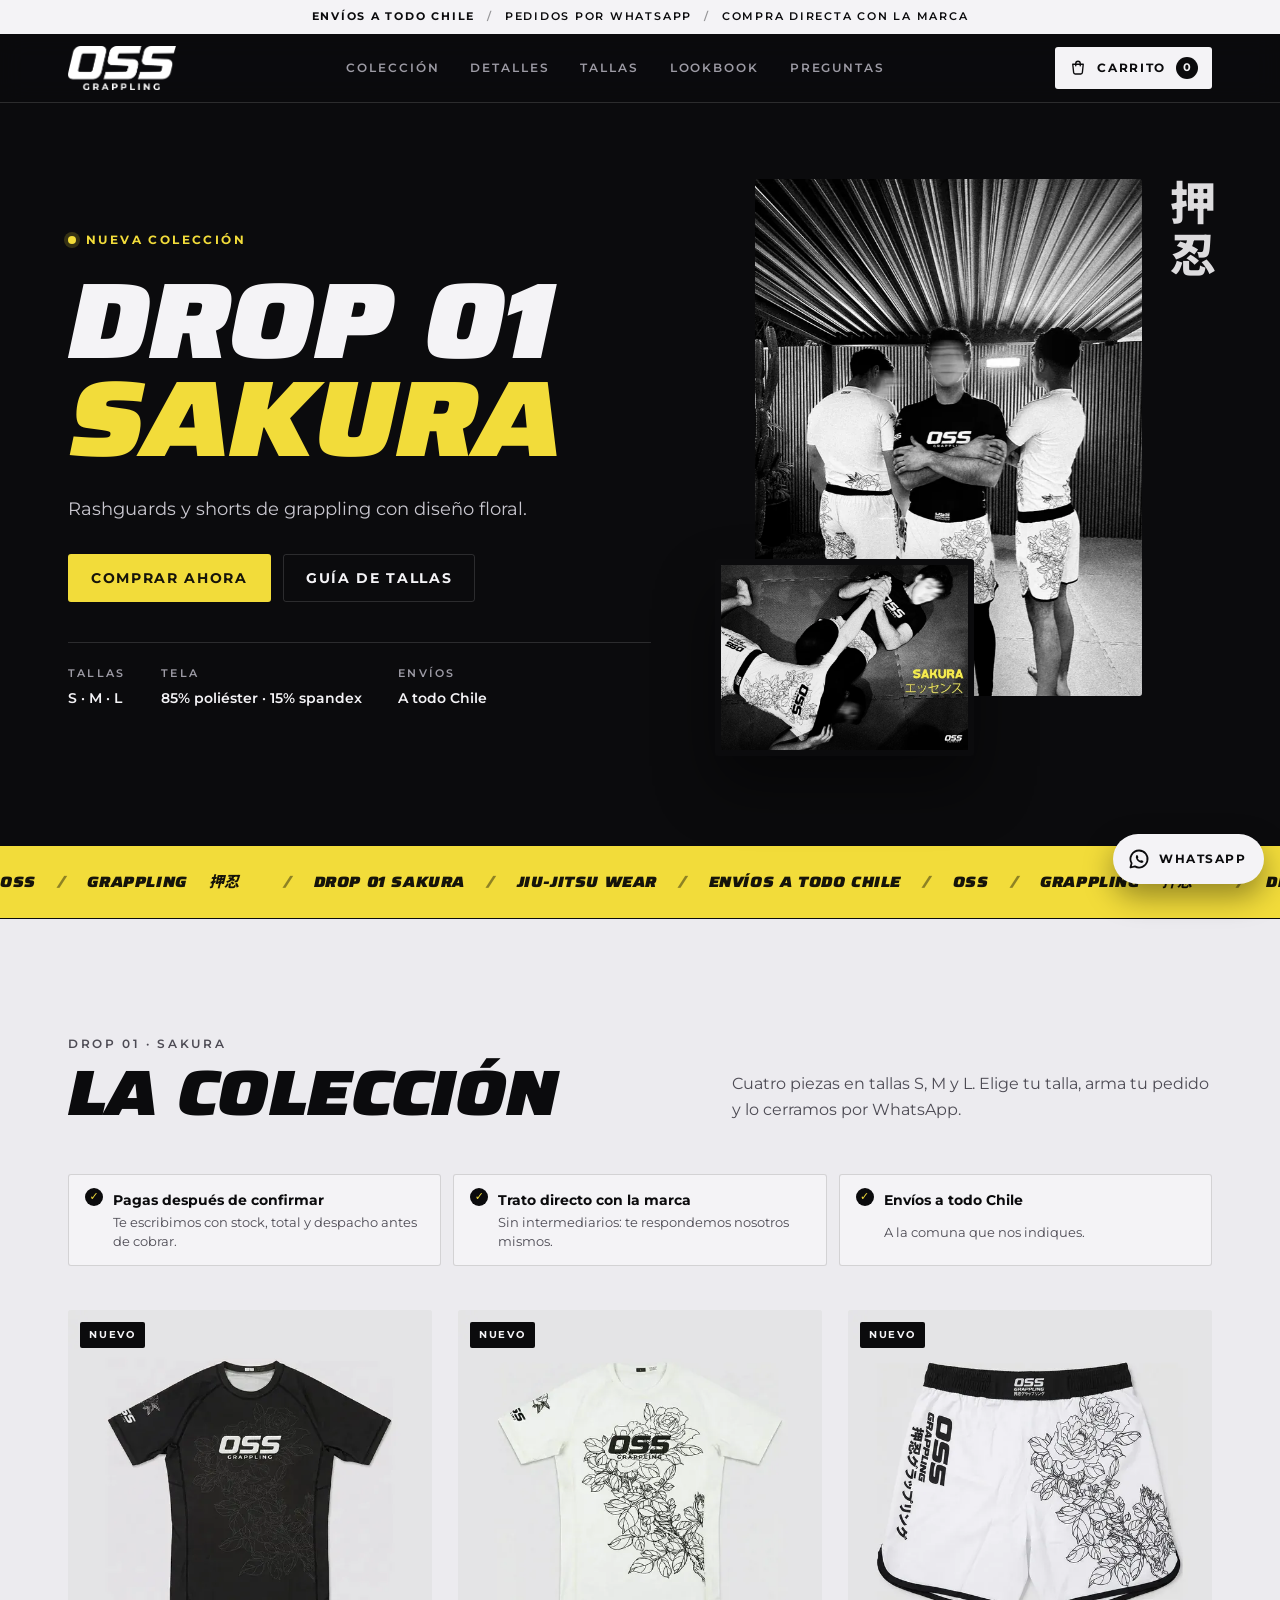
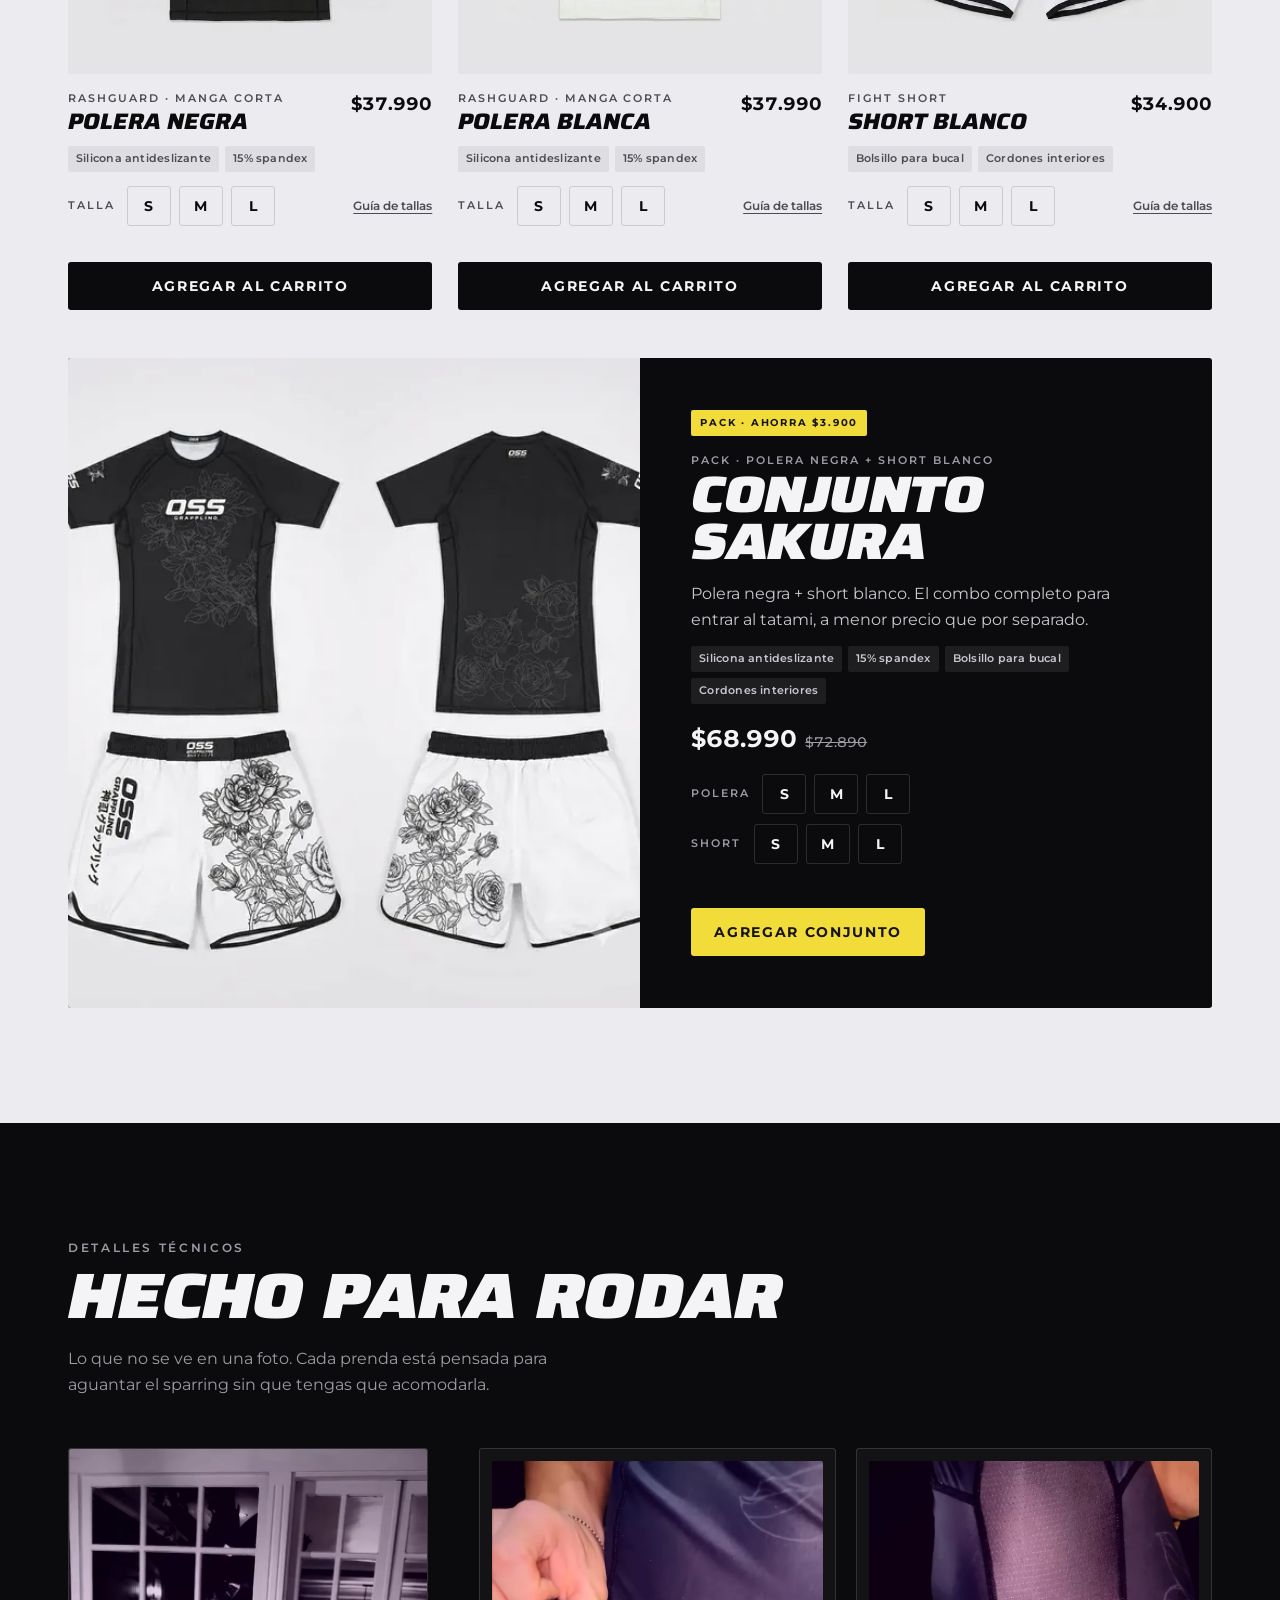
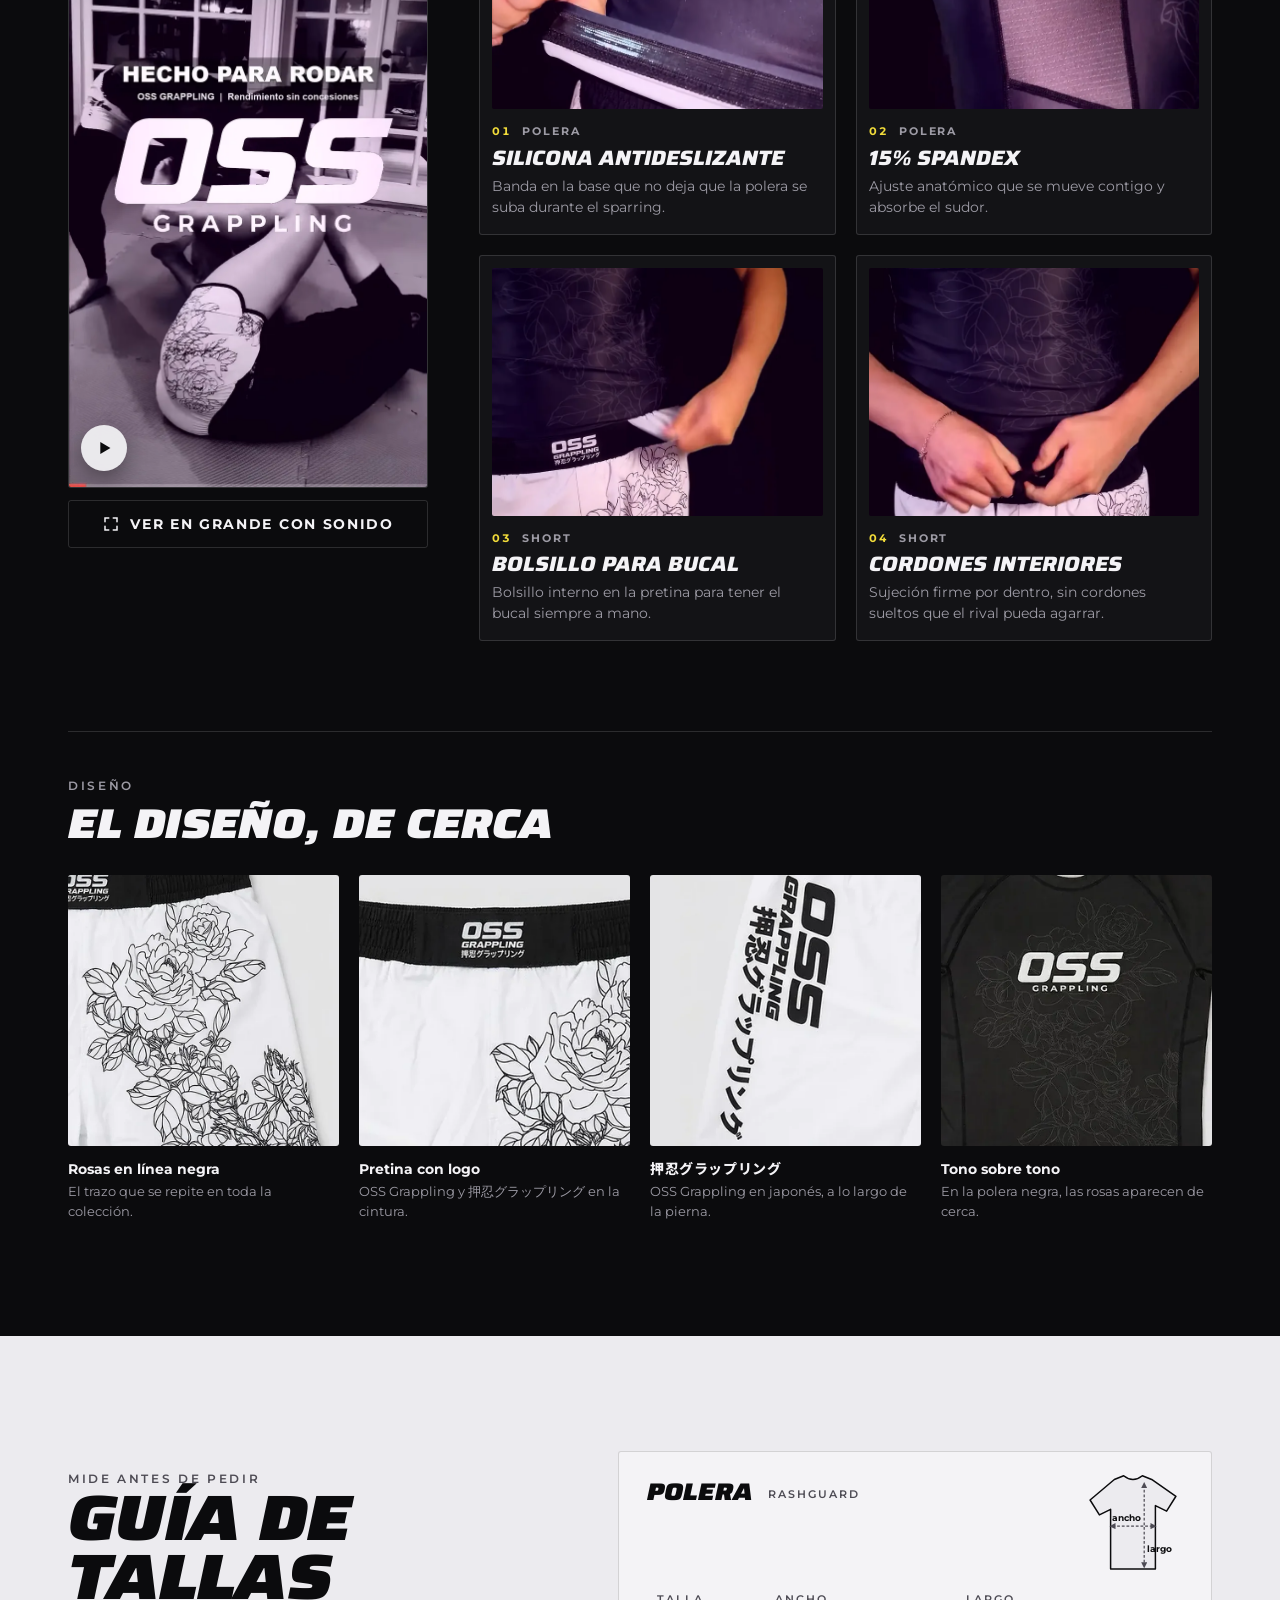
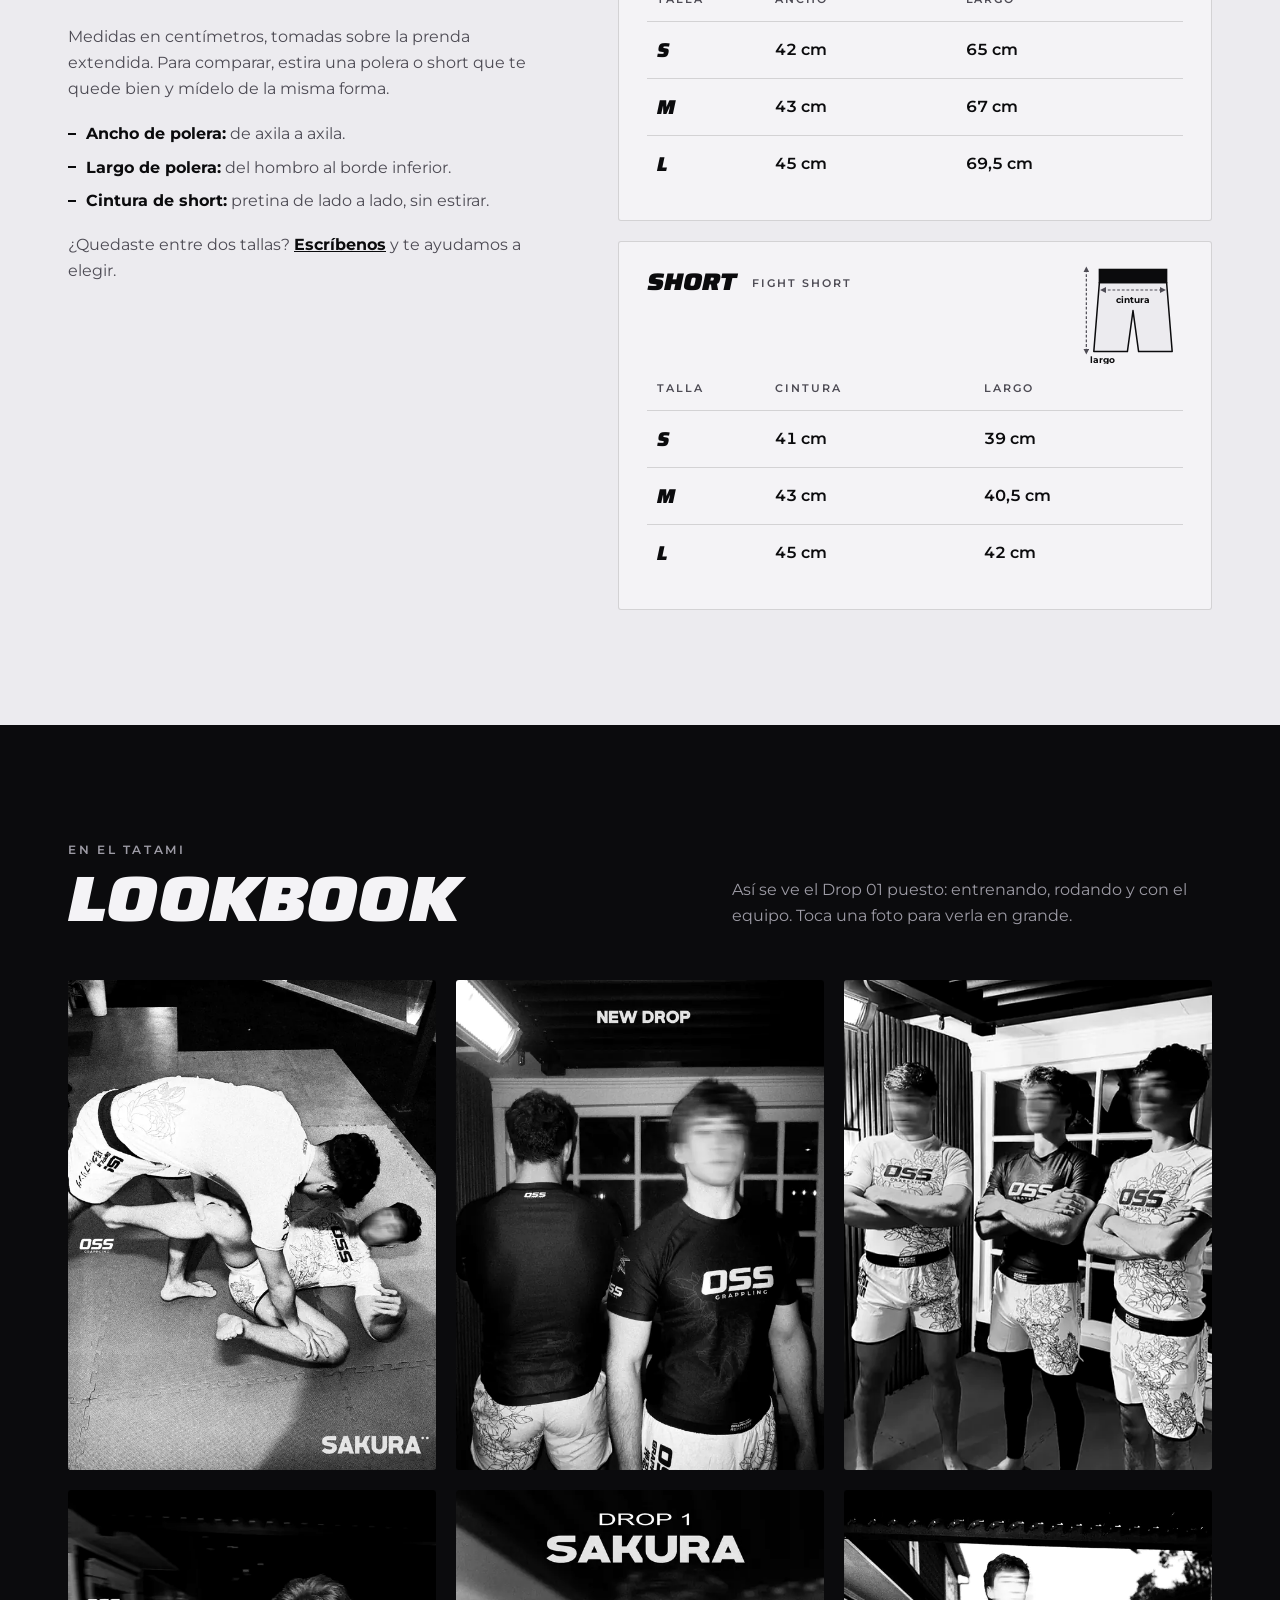
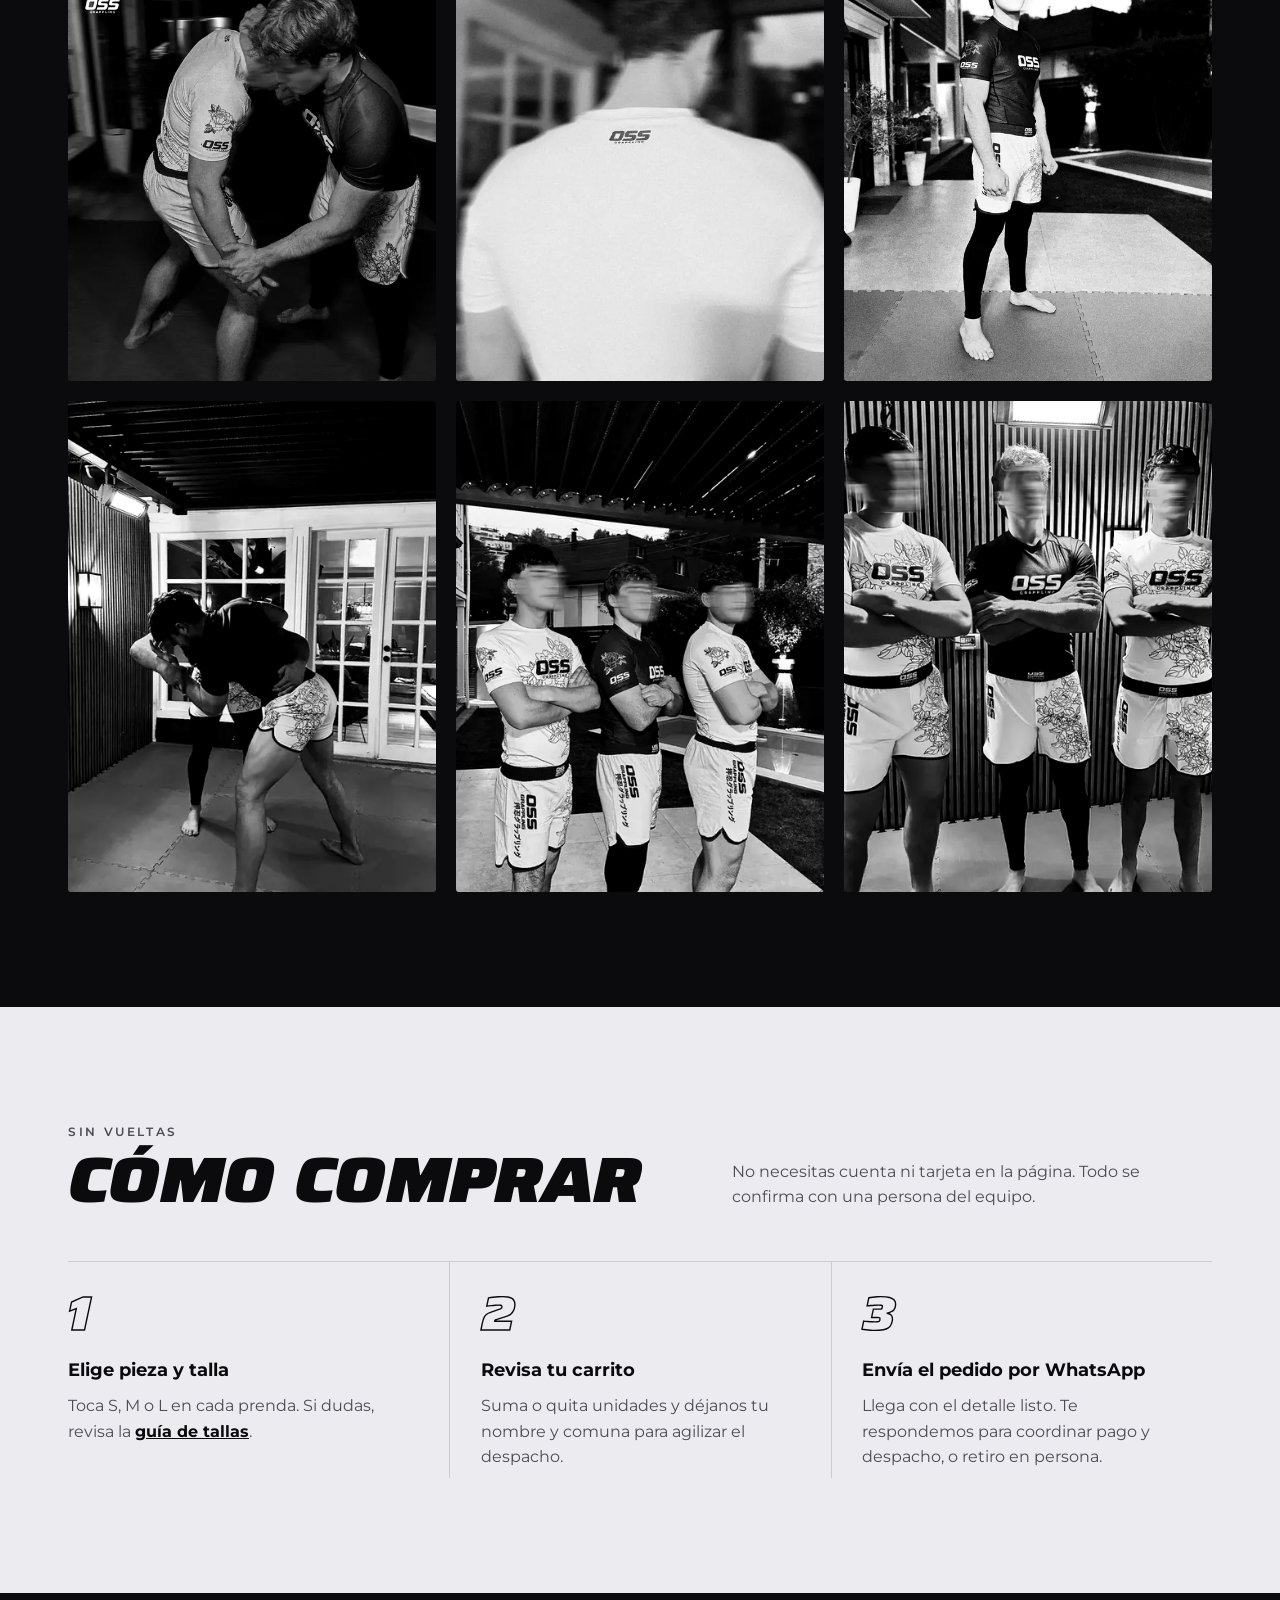
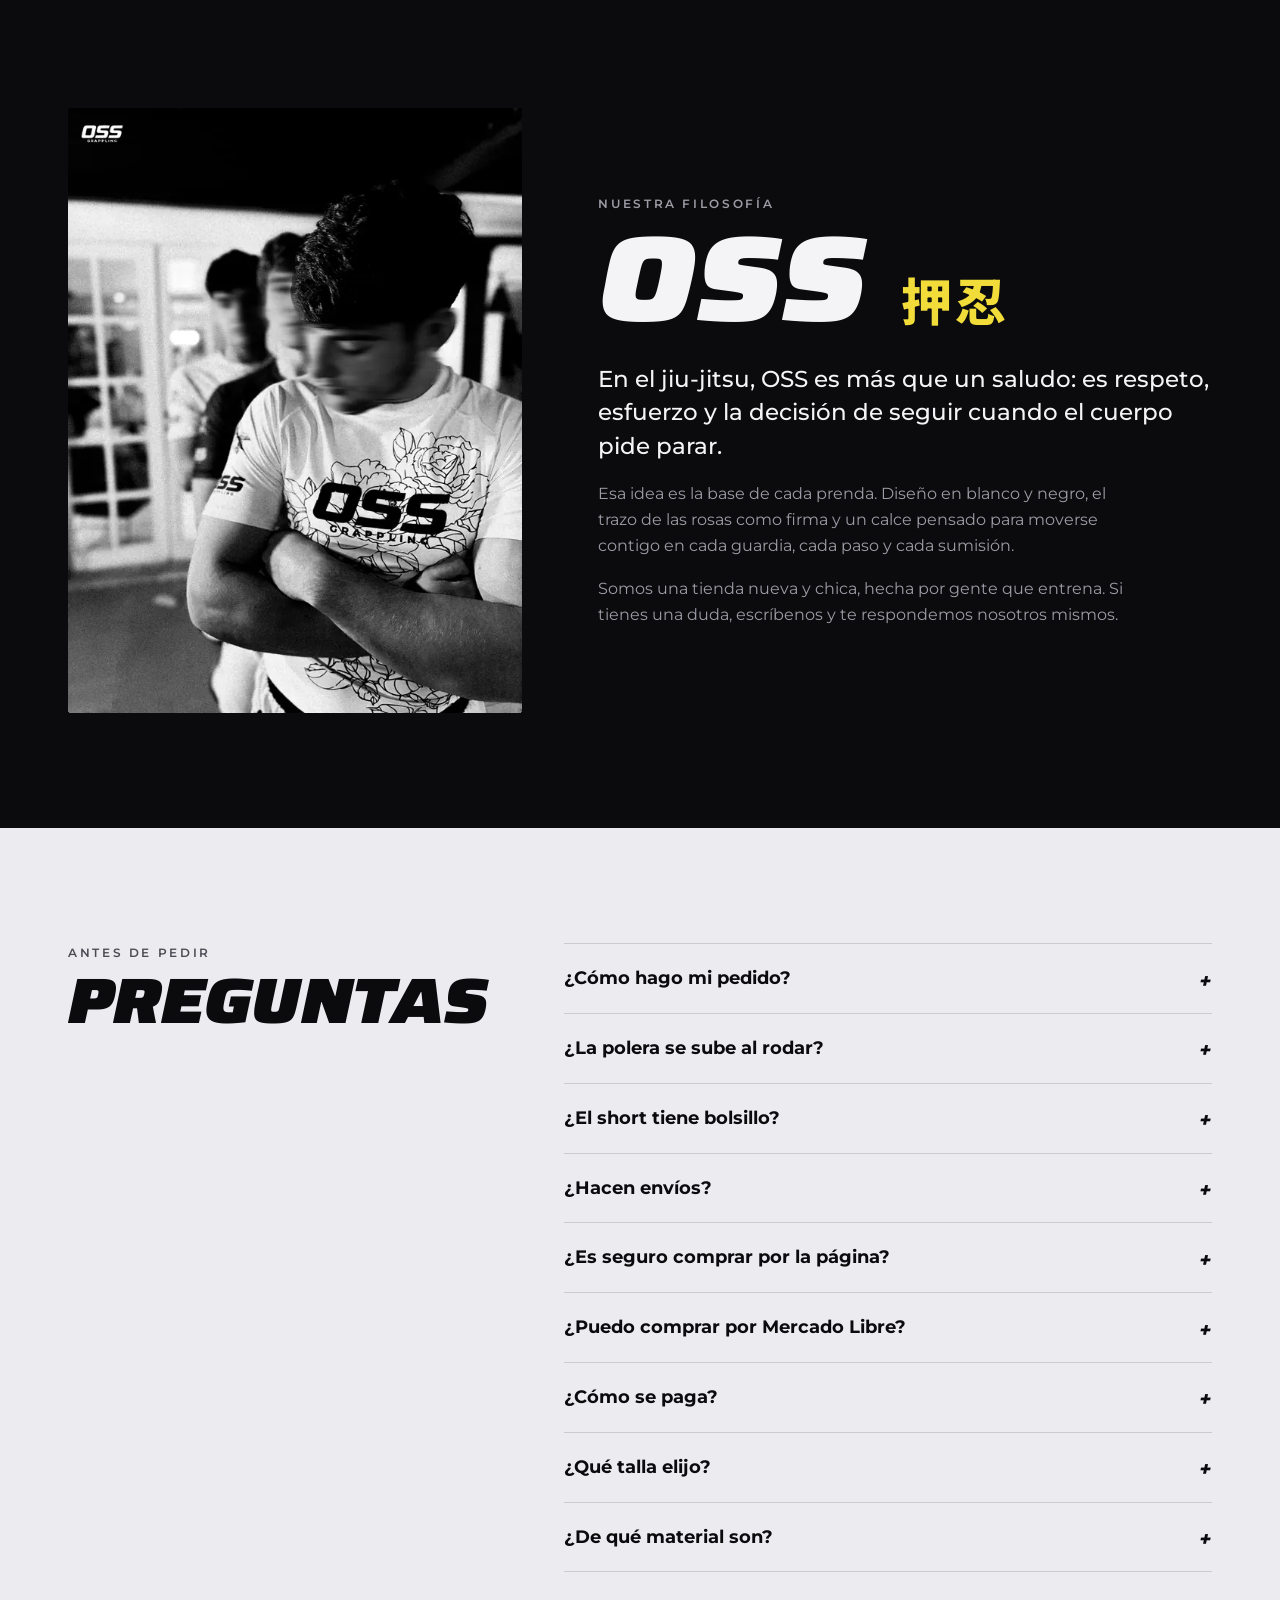
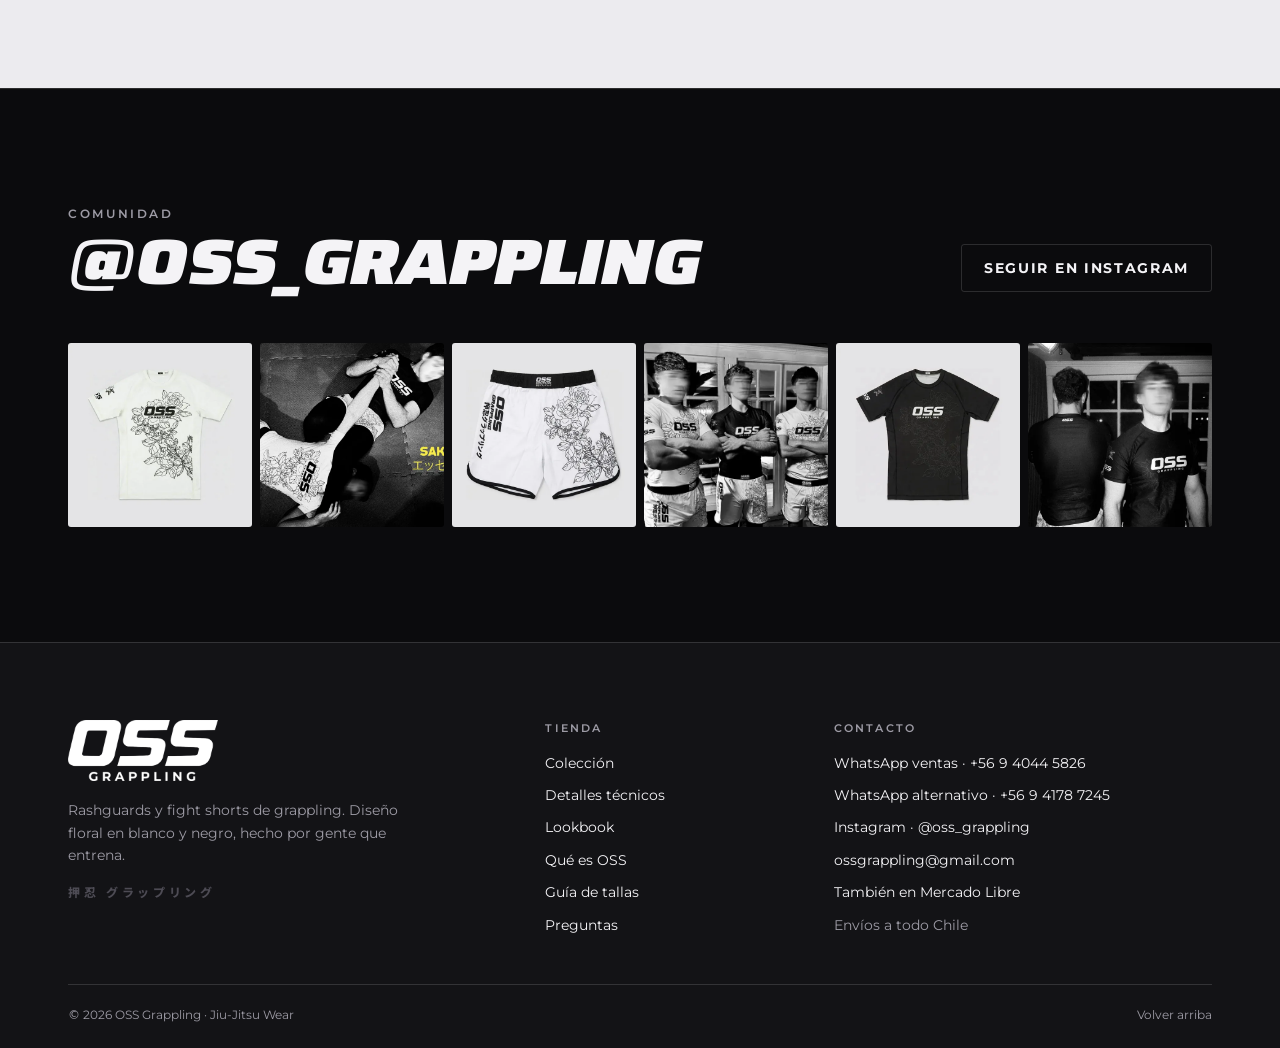
<file: index.html>
<!doctype html>
<html lang="es-CL">
<head>
<meta charset="utf-8">
<meta name="viewport" content="width=device-width, initial-scale=1, viewport-fit=cover">
<title>OSS Grappling · Rashguards y shorts de grappling</title>
<meta name="description" content="OSS Grappling: rashguards y fight shorts para jiu-jitsu y grappling con diseño floral en blanco y negro. Drop 01 Sakura. Tallas S, M y L. Envíos a todo Chile y pedidos por WhatsApp.">
<meta name="theme-color" content="#0b0b0d">
<link rel="canonical" href="https://ossgrappling.cl/">
<meta property="og:type" content="website">
<meta property="og:locale" content="es_CL">
<meta property="og:site_name" content="OSS Grappling">
<meta property="og:title" content="OSS Grappling · Drop 01 Sakura">
<meta property="og:description" content="Rashguards y fight shorts con diseño floral. Tallas S, M y L. Envíos a todo Chile.">
<meta property="og:image" content="https://ossgrappling.cl/assets/img/og-image.jpg">
<meta property="og:image:width" content="1200">
<meta property="og:image:height" content="630">
<meta name="twitter:card" content="summary_large_image">
<link rel="icon" href="favicon.ico" sizes="any">
<link rel="icon" type="image/png" sizes="32x32" href="favicon-32.png">
<link rel="apple-touch-icon" href="apple-touch-icon.png">
<link rel="manifest" href="site.webmanifest">
<link rel="preload" href="assets/fonts/saira-italic-var.woff2" as="font" type="font/woff2" crossorigin>
<link rel="preload" href="assets/fonts/montserrat-var.woff2" as="font" type="font/woff2" crossorigin>
<link rel="preload" as="image" href="assets/img/hero-tres-1200.webp" imagesrcset="assets/img/hero-tres-800.webp 600w, assets/img/hero-tres-1200.webp 900w, assets/img/hero-tres.webp 1200w" imagesizes="(max-width: 860px) 92vw, 44vw">
<link rel="stylesheet" href="assets/css/styles.css?v=202610141540">
<script type="application/ld+json">
{
  "@context": "https://schema.org",
  "@type": "ClothingStore",
  "name": "OSS Grappling",
  "description": "Rashguards y fight shorts para jiu-jitsu y grappling con diseño floral en blanco y negro.",
  "url": "https://ossgrappling.cl/",
  "image": "https://ossgrappling.cl/assets/img/og-image.jpg",
  "email": "ossgrappling@gmail.com",
  "telephone": "+56940445826",
  "address": { "@type": "PostalAddress", "addressLocality": "Viña del Mar", "addressRegion": "Valparaíso", "addressCountry": "CL" },
  "sameAs": ["https://www.instagram.com/oss_grappling/"]
}
</script>
<script type="application/ld+json">
{
  "@context": "https://schema.org",
  "@graph": [
    {
      "@type": "WebSite",
      "name": "OSS Grappling",
      "alternateName": ["OSS", "ossgrappling", "oss_grappling"],
      "url": "https://ossgrappling.cl/",
      "inLanguage": "es-CL"
    },
    {
      "@type": "Product",
      "name": "Polera Negra OSS Grappling · Rashguard manga corta",
      "description": "Rashguard negra con el logo OSS al pecho y rosas tono sobre tono. Silicona antideslizante y 15% spandex. Tallas S, M y L.",
      "image": "https://ossgrappling.cl/assets/img/polera-negra-frente.webp",
      "brand": { "@type": "Brand", "name": "OSS Grappling" },
      "offers": { "@type": "Offer", "price": "37990", "priceCurrency": "CLP", "availability": "https://schema.org/InStock", "url": "https://ossgrappling.cl/#coleccion" }
    },
    {
      "@type": "Product",
      "name": "Polera Blanca OSS Grappling · Rashguard manga corta",
      "description": "Rashguard blanca con rosas en línea negra y logo OSS al pecho. Silicona antideslizante y 15% spandex. Tallas S, M y L.",
      "image": "https://ossgrappling.cl/assets/img/polera-blanca-frente.webp",
      "brand": { "@type": "Brand", "name": "OSS Grappling" },
      "offers": { "@type": "Offer", "price": "37990", "priceCurrency": "CLP", "availability": "https://schema.org/InStock", "url": "https://ossgrappling.cl/#coleccion" }
    },
    {
      "@type": "Product",
      "name": "Short Blanco OSS Grappling · Fight short",
      "description": "Fight short blanco con rosas, bolsillo para bucal y cordones interiores. Tallas S, M y L.",
      "image": "https://ossgrappling.cl/assets/img/short-frente.webp",
      "brand": { "@type": "Brand", "name": "OSS Grappling" },
      "offers": { "@type": "Offer", "price": "34900", "priceCurrency": "CLP", "availability": "https://schema.org/InStock", "url": "https://ossgrappling.cl/#coleccion" }
    },
    {
      "@type": "Product",
      "name": "Conjunto Sakura OSS Grappling · Polera negra + Short blanco",
      "description": "Pack polera negra + short blanco de grappling a menor precio que por separado.",
      "image": "https://ossgrappling.cl/assets/img/conjunto.webp",
      "brand": { "@type": "Brand", "name": "OSS Grappling" },
      "offers": { "@type": "Offer", "price": "68990", "priceCurrency": "CLP", "availability": "https://schema.org/InStock", "url": "https://ossgrappling.cl/#coleccion" }
    }
  ]
}
</script>
</head>
<body>
<a class="skip" href="#coleccion">Saltar a la colección</a>

<div class="announce" role="note">
  <p><strong>Envíos a todo Chile</strong><span class="sep" aria-hidden="true">/</span>Pedidos por WhatsApp<span class="a-extra"><span class="sep" aria-hidden="true">/</span>Compra directa con la marca</span></p>
</div>

<header class="site-header" id="top">
  <div class="wrap header-row">
    <a class="brand" href="#top" aria-label="OSS Grappling, ir al inicio">
      <img src="assets/img/logo-oss-blanco.png" width="900" height="367" alt="OSS Grappling">
    </a>
    <nav class="nav" id="nav" aria-label="Principal">
      <a href="#coleccion">Colección</a>
      <a href="#detalles">Detalles</a>
      <a href="#tallas">Tallas</a>
      <a href="#lookbook">Lookbook</a>
      <a href="#preguntas">Preguntas</a>
    </nav>
    <div class="header-actions">
      <button class="cart-btn" id="cartOpen" type="button" aria-haspopup="dialog" aria-controls="cart">
        <svg viewBox="0 0 24 24" width="18" height="18" aria-hidden="true"><path d="M5 7h14l-1.2 11.1a2 2 0 0 1-2 1.9H8.2a2 2 0 0 1-2-1.9L5 7Z" fill="none" stroke="currentColor" stroke-width="1.8" stroke-linejoin="round"/><path d="M9 9V6a3 3 0 0 1 6 0v3" fill="none" stroke="currentColor" stroke-width="1.8" stroke-linecap="round"/></svg>
        <span class="cart-label">Carrito</span>
        <span class="cart-count" id="cartCount" aria-live="polite">0</span>
      </button>
      <button class="menu-btn" id="menuBtn" type="button" aria-expanded="false" aria-controls="nav">
        <span class="sr">Abrir menú</span>
        <svg viewBox="0 0 24 24" width="22" height="22" aria-hidden="true"><path d="M4 8h16M4 16h16" stroke="currentColor" stroke-width="2" stroke-linecap="round"/></svg>
      </button>
    </div>
  </div>
</header>

<main>
  <!-- HERO -->
  <section class="hero">
    <div class="wrap hero-grid">
      <div class="hero-copy">
        <p class="eyebrow"><span class="dot" aria-hidden="true"></span>Nueva colección</p>
        <h1 class="display hero-title"><span class="l">Drop 01</span> <span class="l hl">Sakura</span></h1>
        <p class="lede">Rashguards y shorts de grappling con diseño floral.</p>
        <div class="hero-ctas">
          <a class="btn btn-sakura" href="#coleccion">Comprar ahora</a>
          <a class="btn btn-ghost" href="#tallas">Guía de tallas</a>
        </div>
        <dl class="facts">
          <div><dt>Tallas</dt><dd>S · M · L</dd></div>
          <div><dt>Tela</dt><dd>85% poliéster · 15% spandex</dd></div>
          <div><dt>Envíos</dt><dd>A todo Chile</dd></div>
        </dl>
      </div>
      <div class="hero-media">
        <figure class="hero-main">
          <img src="assets/img/hero-tres-1200.webp" srcset="assets/img/hero-tres-800.webp 600w, assets/img/hero-tres-1200.webp 900w, assets/img/hero-tres.webp 1200w" sizes="(max-width: 860px) 92vw, 44vw" width="1200" height="1600" alt="Tres grapplers con la polera negra, la polera blanca y el short blanco de OSS Grappling" fetchpriority="high">
        </figure>
        <figure class="hero-inset">
          <img src="assets/img/lookbook-armbar-800.webp" width="800" height="600" alt="Palanca de brazo en el tatami con la colección Sakura" loading="lazy">
        </figure>
        <p class="hero-kanji" aria-hidden="true">押忍</p>
      </div>
    </div>
  </section>

  <div class="ticker" aria-hidden="true">
    <div class="ticker-track" id="ticker"></div>
  </div>

  <!-- COLECCIÓN -->
  <section class="paper section" id="coleccion" aria-labelledby="coleccion-title">
    <div class="wrap">
      <div class="section-head">
        <div>
          <p class="kicker">Drop 01 · Sakura</p>
          <h2 class="display h2" id="coleccion-title">La colección</h2>
        </div>
        <p class="section-note">Cuatro piezas en tallas S, M y L. Elige tu talla, arma tu pedido y lo cerramos por WhatsApp.</p>
      </div>

      <ul class="trust" aria-label="Por qué comprar aquí">
        <li><strong>Pagas después de confirmar</strong><span>Te escribimos con stock, total y despacho antes de cobrar.</span></li>
        <li><strong>Trato directo con la marca</strong><span>Sin intermediarios: te respondemos nosotros mismos.</span></li>
        <li><strong>Envíos a todo Chile</strong><span>A la comuna que nos indiques.</span></li>
      </ul>

      <div class="grid-products" id="grid"></div>
      <div id="packSlot"></div>

      <noscript><p class="noscript">Para armar tu pedido activa JavaScript o escríbenos directo por WhatsApp al +56 9 4044 5826.</p></noscript>
    </div>
  </section>

  <!-- HECHO PARA RODAR -->
  <section class="ink section rodar" id="detalles" aria-labelledby="rodar-title">
    <div class="wrap">
      <div class="section-head">
        <div>
          <p class="kicker">Detalles técnicos</p>
          <h2 class="display h2" id="rodar-title">Hecho para rodar</h2>
        </div>
        <p class="section-note">Lo que no se ve en una foto. Cada prenda está pensada para aguantar el sparring sin que tengas que acomodarla.</p>
      </div>

      <div class="rodar-grid">
        <div class="rodar-video">
          <div class="video-frame">
            <video id="rodarVideo" muted loop playsinline preload="none" poster="assets/img/video-poster.webp" width="720" height="1280" aria-label="Video de los detalles técnicos de la polera y el short OSS">
              <source src="assets/video/hecho-para-rodar-720.mp4" type="video/mp4">
            </video>
            <button class="video-play" id="videoToggle" type="button" aria-label="Reproducir video">
              <svg viewBox="0 0 24 24" width="22" height="22" aria-hidden="true"><path class="ic-play" d="M8 5.5v13l11-6.5z" fill="currentColor"/><path class="ic-pause" d="M7 5h3.5v14H7zM13.5 5H17v14h-3.5z" fill="currentColor"/></svg>
            </button>
            <div class="video-progress" aria-hidden="true"><span id="videoBar"></span></div>
          </div>
          <button class="btn btn-ghost btn-block video-full" id="videoFull" type="button">
            <svg viewBox="0 0 24 24" width="18" height="18" aria-hidden="true"><path d="M4 9V4h5M20 9V4h-5M4 15v5h5M20 15v5h-5" fill="none" stroke="currentColor" stroke-width="2" stroke-linecap="round"/></svg>
            Ver en grande con sonido
          </button>
        </div>

        <ol class="features" id="features">
          <li>
            <button type="button" class="feature" data-t="5.9" data-end="9">
              <img src="assets/img/feature-silicona.webp" width="720" height="720" alt="Banda de silicona en la base de la polera" loading="lazy">
              <span class="f-meta"><span class="f-n">01</span><span class="f-tag">Polera</span></span>
              <strong>Silicona antideslizante</strong>
              <span class="f-text">Banda en la base que no deja que la polera se suba durante el sparring.</span>
            </button>
          </li>
          <li>
            <button type="button" class="feature" data-t="9.1" data-end="13.7">
              <img src="assets/img/feature-spandex.webp" width="720" height="720" alt="Costado de la polera con tela elástica" loading="lazy">
              <span class="f-meta"><span class="f-n">02</span><span class="f-tag">Polera</span></span>
              <strong>15% spandex</strong>
              <span class="f-text">Ajuste anatómico que se mueve contigo y absorbe el sudor.</span>
            </button>
          </li>
          <li>
            <button type="button" class="feature" data-t="13.8" data-end="18.7">
              <img src="assets/img/feature-bolsillo.webp" width="720" height="720" alt="Bolsillo interno en la pretina del short" loading="lazy">
              <span class="f-meta"><span class="f-n">03</span><span class="f-tag">Short</span></span>
              <strong>Bolsillo para bucal</strong>
              <span class="f-text">Bolsillo interno en la pretina para tener el bucal siempre a mano.</span>
            </button>
          </li>
          <li>
            <button type="button" class="feature" data-t="18.8" data-end="22.4">
              <img src="assets/img/feature-cordones.webp" width="720" height="720" alt="Cordones interiores del short" loading="lazy">
              <span class="f-meta"><span class="f-n">04</span><span class="f-tag">Short</span></span>
              <strong>Cordones interiores</strong>
              <span class="f-text">Sujeción firme por dentro, sin cordones sueltos que el rival pueda agarrar.</span>
            </button>
          </li>
        </ol>
      </div>

      <div class="design-row" aria-labelledby="diseno-title">
        <div class="design-head">
          <p class="kicker">Diseño</p>
          <h3 class="display details-title" id="diseno-title">El diseño, de cerca</h3>
        </div>
        <ul class="detail-grid">
          <li>
            <figure>
              <img src="assets/img/detalle-rosas.webp" width="640" height="640" alt="Rosas dibujadas en línea negra sobre el short blanco" loading="lazy">
              <figcaption><strong>Rosas en línea negra</strong><span>El trazo que se repite en toda la colección.</span></figcaption>
            </figure>
          </li>
          <li>
            <figure>
              <img src="assets/img/detalle-pretina.webp" width="640" height="640" alt="Pretina negra del short con el logo OSS Grappling" loading="lazy">
              <figcaption><strong>Pretina con logo</strong><span>OSS Grappling y 押忍グラップリング en la cintura.</span></figcaption>
            </figure>
          </li>
          <li>
            <figure>
              <img src="assets/img/detalle-kanji.webp" width="640" height="640" alt="Texto OSS Grappling en japonés a lo largo de la pierna del short" loading="lazy">
              <figcaption><strong lang="ja">押忍グラップリング</strong><span>OSS Grappling en japonés, a lo largo de la pierna.</span></figcaption>
            </figure>
          </li>
          <li>
            <figure>
              <img src="assets/img/detalle-tono.webp" width="640" height="640" alt="Rosas tono sobre tono en el pecho de la polera negra" loading="lazy">
              <figcaption><strong>Tono sobre tono</strong><span>En la polera negra, las rosas aparecen de cerca.</span></figcaption>
            </figure>
          </li>
        </ul>
      </div>

    </div>
  </section>

  <!-- TALLAS -->
  <section class="paper section" id="tallas" aria-labelledby="tallas-title">
    <div class="wrap tallas-grid">
      <div class="tallas-intro">
        <p class="kicker">Mide antes de pedir</p>
        <h2 class="display h2" id="tallas-title">Guía de tallas</h2>
        <p>Medidas en centímetros, tomadas sobre la prenda extendida. Para comparar, estira una polera o short que te quede bien y mídelo de la misma forma.</p>
        <ul class="howto">
          <li><strong>Ancho de polera:</strong> de axila a axila.</li>
          <li><strong>Largo de polera:</strong> del hombro al borde inferior.</li>
          <li><strong>Cintura de short:</strong> pretina de lado a lado, sin estirar.</li>
        </ul>
        <p class="tallas-help">¿Quedaste entre dos tallas? <a href="https://wa.me/56940445826?text=Hola%20OSS%20Grappling%2C%20tengo%20una%20duda%20con%20mi%20talla" target="_blank" rel="noopener">Escríbenos</a> y te ayudamos a elegir.</p>
      </div>
      <div class="tables">
        <div class="table-card">
          <div class="table-card-head"><h3>Polera <span>rashguard</span></h3><svg class="diagram" viewBox="0 0 120 110" width="120" height="110" aria-hidden="true">
              <defs><marker id="ah" viewBox="0 0 8 8" refX="4" refY="4" markerWidth="5" markerHeight="5" orient="auto-start-reverse"><path class="d-head" d="M0 0 8 4 0 8Z"/></marker></defs>
              <path d="M40 8 50 4q10 8 20 0l10 4 26 18-10 16-12-6v68H36V40l-12 6-10-16Z" class="d-shape"/>
              <path d="M38 58h44" class="d-line" marker-start="url(#ah)" marker-end="url(#ah)"/>
              <path d="M72 14v86" class="d-line" marker-start="url(#ah)" marker-end="url(#ah)"/>
              <text x="38" y="53" class="d-label">ancho</text>
              <text x="75" y="86" class="d-label">largo</text>
            </svg></div>
          <div class="table-scroll">
            <table>
              <thead><tr><th scope="col">Talla</th><th scope="col">Ancho</th><th scope="col">Largo</th></tr></thead>
              <tbody>
                <tr><th scope="row">S</th><td>42 cm</td><td>65 cm</td></tr>
                <tr><th scope="row">M</th><td>43 cm</td><td>67 cm</td></tr>
                <tr><th scope="row">L</th><td>45 cm</td><td>69,5 cm</td></tr>
              </tbody>
            </table>
          </div>
        </div>
        <div class="table-card">
          <div class="table-card-head"><h3>Short <span>fight short</span></h3><svg class="diagram" viewBox="0 0 120 110" width="120" height="110" aria-hidden="true">
              <defs><marker id="ah2" viewBox="0 0 8 8" refX="4" refY="4" markerWidth="5" markerHeight="5" orient="auto-start-reverse"><path class="d-head" d="M0 0 8 4 0 8Z"/></marker></defs>
              <path d="M24 22h72l6 74H66l-6-44-6 44H18Z" class="d-shape"/>
              <rect x="24" y="8" width="72" height="14" class="d-band"/>
              <path d="M28 30h64" class="d-line" marker-start="url(#ah2)" marker-end="url(#ah2)"/>
              <path d="M10 8v88" class="d-line" marker-start="url(#ah2)" marker-end="url(#ah2)"/>
              <text x="42" y="44" class="d-label">cintura</text>
              <text x="14" y="108" class="d-label">largo</text>
            </svg></div>
          <div class="table-scroll">
            <table>
              <thead><tr><th scope="col">Talla</th><th scope="col">Cintura</th><th scope="col">Largo</th></tr></thead>
              <tbody>
                <tr><th scope="row">S</th><td>41 cm</td><td>39 cm</td></tr>
                <tr><th scope="row">M</th><td>43 cm</td><td>40,5 cm</td></tr>
                <tr><th scope="row">L</th><td>45 cm</td><td>42 cm</td></tr>
              </tbody>
            </table>
          </div>
        </div>
      </div>
    </div>
  </section>

  <!-- LOOKBOOK -->
  <section class="ink section lookbook" id="lookbook" aria-labelledby="lookbook-title">
    <div class="wrap">
      <div class="section-head">
        <div>
          <p class="kicker">En el tatami</p>
          <h2 class="display h2" id="lookbook-title">Lookbook</h2>
        </div>
        <p class="section-note">Así se ve el Drop 01 puesto: entrenando, rodando y con el equipo. Toca una foto para verla en grande.</p>
      </div>
      <div class="masonry" id="lookbookGrid">
        <button class="shot" type="button" data-full="assets/img/lookbook-sakura.webp"><img src="assets/img/lookbook-sakura-800.webp" width="800" height="1067" alt="Pasaje de guardia con polera y short blancos" loading="lazy"></button>
        <button class="shot" type="button" data-full="assets/img/lookbook-newdrop.webp"><img src="assets/img/lookbook-newdrop-800.webp" width="600" height="800" alt="Dos grapplers con la polera negra, de frente y de espalda" loading="lazy"></button>
        <button class="shot" type="button" data-full="assets/img/lookbook-equipo.webp"><img src="assets/img/lookbook-equipo-800.webp" width="450" height="800" alt="Equipo de brazos cruzados con la colección completa" loading="lazy"></button>
        <button class="shot" type="button" data-full="assets/img/lookbook-grip.webp"><img src="assets/img/lookbook-grip-800.webp" width="600" height="800" alt="Agarre de pie entre polera blanca y polera negra" loading="lazy"></button>
        <button class="shot" type="button" data-full="assets/img/lookbook-drop1.webp"><img src="assets/img/lookbook-drop1-800.webp" width="600" height="800" alt="Espalda de la polera blanca con el logo OSS" loading="lazy"></button>
        <button class="shot" type="button" data-full="assets/img/lookbook-solo.webp"><img src="assets/img/lookbook-solo-800.webp" width="600" height="800" alt="Grappler con polera negra y short blanco junto a la piscina" loading="lazy"></button>
        <button class="shot" type="button" data-full="assets/img/lookbook-takedown.webp"><img src="assets/img/lookbook-takedown-800.webp" width="450" height="800" alt="Intento de derribo con el short blanco" loading="lazy"></button>
        <button class="shot" type="button" data-full="assets/img/lookbook-equipo-3.webp"><img src="assets/img/lookbook-equipo-3-800.webp" width="450" height="800" alt="Tres grapplers de noche con la colección Sakura" loading="lazy"></button>
        <button class="shot" type="button" data-full="assets/img/lookbook-equipo-4.webp"><img src="assets/img/lookbook-equipo-4-800.webp" width="450" height="800" alt="Equipo OSS con poleras blancas y negra" loading="lazy"></button>
      </div>
    </div>
  </section>

  <!-- CÓMO COMPRAR -->
  <section class="paper section steps" aria-labelledby="pasos-title">
    <div class="wrap">
      <div class="section-head">
        <div>
          <p class="kicker">Sin vueltas</p>
          <h2 class="display h2" id="pasos-title">Cómo comprar</h2>
        </div>
        <p class="section-note">No necesitas cuenta ni tarjeta en la página. Todo se confirma con una persona del equipo.</p>
      </div>
      <ol class="step-list">
        <li>
          <span class="step-n">1</span>
          <h3>Elige pieza y talla</h3>
          <p>Toca S, M o L en cada prenda. Si dudas, revisa la <a href="#tallas">guía de tallas</a>.</p>
        </li>
        <li>
          <span class="step-n">2</span>
          <h3>Revisa tu carrito</h3>
          <p>Suma o quita unidades y déjanos tu nombre y comuna para agilizar el despacho.</p>
        </li>
        <li>
          <span class="step-n">3</span>
          <h3>Envía el pedido por WhatsApp</h3>
          <p>Llega con el detalle listo. Te respondemos para coordinar pago y despacho, o retiro en persona.</p>
        </li>
      </ol>
    </div>
  </section>

  <!-- FILOSOFÍA -->
  <section class="ink section oss" id="oss" aria-labelledby="oss-title">
    <div class="wrap oss-grid">
      <figure class="oss-photo">
        <img src="assets/img/lookbook-protagonista-800.webp" srcset="assets/img/lookbook-protagonista-800.webp 600w, assets/img/lookbook-protagonista.webp 1200w" sizes="(max-width: 860px) 92vw, 40vw" width="1200" height="1600" alt="Grappler de brazos cruzados con la polera blanca OSS" loading="lazy">
      </figure>
      <div class="oss-copy">
        <p class="kicker">Nuestra filosofía</p>
        <h2 class="display oss-title" id="oss-title">OSS <span class="jp" lang="ja">押忍</span></h2>
        <p class="oss-lead">En el jiu-jitsu, OSS es más que un saludo: es respeto, esfuerzo y la decisión de seguir cuando el cuerpo pide parar.</p>
        <p>Esa idea es la base de cada prenda. Diseño en blanco y negro, el trazo de las rosas como firma y un calce pensado para moverse contigo en cada guardia, cada paso y cada sumisión.</p>
        <p>Somos una tienda nueva y chica, hecha por gente que entrena. Si tienes una duda, escríbenos y te respondemos nosotros mismos.</p>
      </div>
    </div>
  </section>

  <!-- PREGUNTAS -->
  <section class="paper section" id="preguntas" aria-labelledby="faq-title">
    <div class="wrap faq-grid">
      <div>
        <p class="kicker">Antes de pedir</p>
        <h2 class="display h2" id="faq-title">Preguntas</h2>
      </div>
      <div class="faq">
        <details>
          <summary>¿Cómo hago mi pedido?</summary>
          <p>Elige tus piezas y tallas, ábrelas en el carrito y toca «Enviar pedido por WhatsApp». Se abre un mensaje con todo el detalle; solo tienes que enviarlo.</p>
        </details>
        <details>
          <summary>¿La polera se sube al rodar?</summary>
          <p>No. Tiene una banda de silicona antideslizante en la base que la mantiene en su lugar durante el sparring. Puedes verlo en el <a href="#detalles">video de detalles</a>.</p>
        </details>
        <details>
          <summary>¿El short tiene bolsillo?</summary>
          <p>Sí. Tiene un bolsillo interno en la pretina pensado para el bucal, y cordones interiores para ajustarlo firme sin que queden sueltos por fuera.</p>
        </details>
        <details>
          <summary>¿Hacen envíos?</summary>
          <p>Sí, despachamos a todo Chile, a la comuna que nos indiques. Si estás en Viña del Mar o Valparaíso, también puedes retirar en persona.</p>
        </details>
        <details>
          <summary>¿Es seguro comprar por la página?</summary>
          <p>Sí. En la página no ingresas datos de tarjeta: tu pedido llega a nuestro WhatsApp, te confirmamos stock, total y despacho, y recién ahí coordinamos el pago con nosotros directamente.</p>
        </details>
        <details>
          <summary>¿Puedo comprar por Mercado Libre?</summary>
          <p>Sí, también estamos en <a href="https://listado.mercadolibre.cl/oss-grappling" data-ml target="_blank" rel="noopener">Mercado Libre</a> si prefieres pagar con su protección al comprador. Igual te recomendamos comprar aquí: el trato es directo con la marca, sin intermediarios, y te respondemos nosotros mismos.</p>
        </details>
        <details>
          <summary>¿Cómo se paga?</summary>
          <p>El pago lo coordinamos por WhatsApp cuando confirmamos tu pedido. En la página no se ingresan datos de tarjeta.</p>
        </details>
        <details>
          <summary>¿Qué talla elijo?</summary>
          <p>Compara tus medidas con la <a href="#tallas">guía de tallas</a>. Si quedas entre dos, escríbenos y te orientamos.</p>
        </details>
        <details>
          <summary>¿De qué material son?</summary>
          <p>85% poliéster y 15% spandex: una tela elástica pensada para entrenar, competir y aguantar el roce del tatami.</p>
        </details>
      </div>
    </div>
  </section>

  <!-- INSTAGRAM -->
  <section class="ink section insta" aria-labelledby="ig-title">
    <div class="wrap">
      <div class="section-head">
        <div>
          <p class="kicker">Comunidad</p>
          <h2 class="display h2" id="ig-title">@oss_grappling</h2>
        </div>
        <a class="btn btn-ghost" href="https://www.instagram.com/oss_grappling/" target="_blank" rel="noopener">Seguir en Instagram</a>
      </div>
      <div class="ig-strip">
        <a href="https://www.instagram.com/oss_grappling/p/DbKCdJyDoJl/" target="_blank" rel="noopener"><img src="assets/img/polera-blanca-frente-600.webp" width="600" height="600" alt="Polera blanca OSS" loading="lazy"></a>
        <a href="https://www.instagram.com/oss_grappling/p/DbKCwD6Of9c/" target="_blank" rel="noopener"><img src="assets/img/lookbook-armbar-800.webp" width="800" height="600" alt="Palanca de brazo" loading="lazy"></a>
        <a href="https://www.instagram.com/oss_grappling/p/DbKCmiNDlMe/" target="_blank" rel="noopener"><img src="assets/img/short-frente-600.webp" width="600" height="600" alt="Short blanco OSS" loading="lazy"></a>
        <a href="https://www.instagram.com/oss_grappling/reel/DcUenN4uK-0/" target="_blank" rel="noopener"><img src="assets/img/lookbook-equipo-2-800.webp" width="450" height="800" alt="Equipo OSS" loading="lazy"></a>
        <a href="https://www.instagram.com/oss_grappling/p/DbKBpcZjoQi/" target="_blank" rel="noopener"><img src="assets/img/polera-negra-frente-600.webp" width="600" height="600" alt="Polera negra OSS" loading="lazy"></a>
        <a href="https://www.instagram.com/oss_grappling/p/DbEw-IwOugx/" target="_blank" rel="noopener"><img src="assets/img/lookbook-newdrop-800.webp" width="600" height="800" alt="New drop OSS" loading="lazy"></a>
      </div>
    </div>
  </section>
</main>

<footer class="site-footer" id="contacto">
  <div class="wrap footer-grid">
    <div class="footer-brand">
      <img src="assets/img/logo-oss-blanco.png" width="900" height="367" alt="OSS Grappling" loading="lazy">
      <p>Rashguards y fight shorts de grappling. Diseño floral en blanco y negro, hecho por gente que entrena.</p>
      <p class="jp-sign" lang="ja" aria-hidden="true">押忍 グラップリング</p>
    </div>
    <div>
      <h2 class="foot-h">Tienda</h2>
      <ul class="foot-list">
        <li><a href="#coleccion">Colección</a></li>
        <li><a href="#detalles">Detalles técnicos</a></li>
        <li><a href="#lookbook">Lookbook</a></li>
        <li><a href="#oss">Qué es OSS</a></li>
        <li><a href="#tallas">Guía de tallas</a></li>
        <li><a href="#preguntas">Preguntas</a></li>
      </ul>
    </div>
    <div>
      <h2 class="foot-h">Contacto</h2>
      <ul class="foot-list">
        <li><a href="https://wa.me/56940445826" target="_blank" rel="noopener">WhatsApp ventas · +56 9 4044 5826</a></li>
        <li><a href="https://wa.me/56941787245" target="_blank" rel="noopener">WhatsApp alternativo · +56 9 4178 7245</a></li>
        <li><a href="https://www.instagram.com/oss_grappling/" target="_blank" rel="noopener">Instagram · @oss_grappling</a></li>
        <li><a href="mailto:ossgrappling@gmail.com">ossgrappling@gmail.com</a></li>
        <li><a href="https://listado.mercadolibre.cl/oss-grappling" data-ml target="_blank" rel="noopener">También en Mercado Libre</a></li>
        <li class="muted">Envíos a todo Chile</li>
      </ul>
    </div>
  </div>
  <div class="wrap">
    <div class="footer-base">
      <p>© <span id="year">2026</span> OSS Grappling · Jiu-Jitsu Wear</p>
      <a href="#top">Volver arriba</a>
    </div>
  </div>
</footer>

<!-- Botón flotante WhatsApp -->
<a class="wa-float" href="https://wa.me/56940445826?text=Hola%20OSS%20Grappling%20%F0%9F%91%8B" target="_blank" rel="noopener" aria-label="Escríbenos por WhatsApp">
  <svg viewBox="0 0 24 24" width="24" height="24" aria-hidden="true"><path d="M12 3.5a8.5 8.5 0 0 0-7.4 12.7L3.5 20.5l4.4-1.1A8.5 8.5 0 1 0 12 3.5Z" fill="none" stroke="currentColor" stroke-width="1.8" stroke-linejoin="round"/><path d="M9 8.6c.2-.4.4-.4.7-.4h.5c.2 0 .4.1.5.4l.6 1.5c.1.2 0 .5-.1.6l-.5.6c.6 1.1 1.4 1.9 2.5 2.5l.6-.5c.2-.2.4-.2.6-.1l1.5.6c.3.1.4.3.4.5v.5c0 .3 0 .5-.4.7-.5.3-1.2.5-2 .3-2.4-.6-4.4-2.6-5-5-.2-.8 0-1.5.3-2Z" fill="currentColor"/></svg>
  <span>WhatsApp</span>
</a>

<!-- Barra de pedido en celular -->
<button class="cart-bar" id="cartBar" type="button" hidden>
  <span class="cb-count" id="cbCount">1 pieza</span>
  <span class="cb-total" id="cbTotal">$0</span>
  <span class="cb-cta">Ver pedido</span>
</button>

<!-- Carrito -->
<div class="overlay" id="overlay" hidden></div>
<aside class="cart" id="cart" role="dialog" aria-modal="true" aria-labelledby="cartTitle" aria-hidden="true" tabindex="-1">
  <div class="cart-head">
    <h2 id="cartTitle">Tu pedido</h2>
    <button class="icon-btn" id="cartClose" type="button" aria-label="Cerrar carrito">
      <svg viewBox="0 0 24 24" width="20" height="20" aria-hidden="true"><path d="M6 6l12 12M18 6 6 18" stroke="currentColor" stroke-width="2" stroke-linecap="round"/></svg>
    </button>
  </div>
  <div class="cart-body" id="cartBody"></div>
  <form class="cart-form" id="cartForm" novalidate>
    <p class="cart-form-title">Datos para el despacho <span>(opcional)</span></p>
    <div class="field-row">
      <label for="fName">Nombre<input id="fName" name="nombre" type="text" autocomplete="name" placeholder="Tu nombre"></label>
      <label for="fComuna">Comuna<input id="fComuna" name="comuna" type="text" autocomplete="address-level2" placeholder="Ej: Ñuñoa"></label>
    </div>
    <fieldset class="delivery">
      <legend>Entrega</legend>
      <label><input type="radio" name="entrega" id="fDespacho" value="Despacho" checked> Despacho</label>
      <label><input type="radio" name="entrega" id="fRetiro" value="Retiro en persona"> Retiro en persona</label>
    </fieldset>
  </form>
  <div class="cart-foot">
    <div class="total-row"><span>Total</span><strong id="cartTotal">$0</strong></div>
    <a class="btn btn-sakura btn-block" id="checkout" href="https://wa.me/56940445826" target="_blank" rel="noopener" aria-disabled="true">Enviar pedido por WhatsApp</a>
    <p class="cart-note">Te confirmamos stock, total y despacho por WhatsApp antes de cobrar. ¿Prefieres la protección de Mercado Libre? <a href="https://listado.mercadolibre.cl/oss-grappling" data-ml target="_blank" rel="noopener">También estamos ahí</a>.</p>
  </div>
</aside>

<!-- Vista rápida de producto -->
<dialog class="qv" id="qv" aria-labelledby="qvName">
  <div class="qv-inner" id="qvInner"></div>
</dialog>

<!-- Video en grande -->
<dialog class="lightbox video-modal" id="videoModal" aria-label="Video de detalles">
  <button class="icon-btn lb-close" id="videoClose" type="button" aria-label="Cerrar video">
    <svg viewBox="0 0 24 24" width="22" height="22" aria-hidden="true"><path d="M6 6l12 12M18 6 6 18" stroke="currentColor" stroke-width="2" stroke-linecap="round"/></svg>
  </button>
  <video id="videoBig" controls playsinline preload="none" poster="assets/img/video-poster.webp">
    <source src="assets/video/hecho-para-rodar-1080-vp9.mp4" type='video/mp4; codecs="vp09.00.40.08"'>
    <source src="assets/video/hecho-para-rodar-720.mp4" type="video/mp4">
  </video>
</dialog>

<!-- Lightbox -->
<dialog class="lightbox" id="lightbox" aria-label="Foto ampliada">
  <button class="icon-btn lb-close" id="lbClose" type="button" aria-label="Cerrar foto">
    <svg viewBox="0 0 24 24" width="22" height="22" aria-hidden="true"><path d="M6 6l12 12M18 6 6 18" stroke="currentColor" stroke-width="2" stroke-linecap="round"/></svg>
  </button>
  <button class="icon-btn lb-nav lb-prev" id="lbPrev" type="button" aria-label="Foto anterior">
    <svg viewBox="0 0 24 24" width="22" height="22" aria-hidden="true"><path d="M15 5l-7 7 7 7" fill="none" stroke="currentColor" stroke-width="2" stroke-linecap="round" stroke-linejoin="round"/></svg>
  </button>
  <img id="lbImg" alt="">
  <button class="icon-btn lb-nav lb-next" id="lbNext" type="button" aria-label="Foto siguiente">
    <svg viewBox="0 0 24 24" width="22" height="22" aria-hidden="true"><path d="M9 5l7 7-7 7" fill="none" stroke="currentColor" stroke-width="2" stroke-linecap="round" stroke-linejoin="round"/></svg>
  </button>
</dialog>

<div class="toast" id="toast" role="status" aria-live="polite" hidden>
  <span id="toastText">Agregado al carrito</span>
  <button type="button" id="toastCart">Ver carrito</button>
</div>

<script src="assets/js/app.js?v=202610141540"></script>
</body>
</html>
</file>
<file: assets/css/styles.css>
/* ==========================================================================
   OSS Grappling · Drop 01 Sakura
   Concepto: tatami editorial. Fondo tinta, tipografía itálica expandida como
   el logo, prendas sobre "placas" gris perla y el amarillo Sakura solo para
   marcar el drop y las acciones principales.
   ========================================================================== */
/* Fuentes alojadas en el sitio (subconjuntos livianos) */
@font-face { font-family: "Saira"; src: url("../fonts/saira-italic-var.woff2") format("woff2"); font-style: italic; font-weight: 600 900; font-stretch: 100% 125%; font-display: swap; }
@font-face { font-family: "Montserrat"; src: url("../fonts/montserrat-var.woff2") format("woff2"); font-style: normal; font-weight: 100 900; font-display: swap; }
@font-face { font-family: "Noto Sans JP"; src: url("../fonts/noto-jp-0.woff2") format("woff2"); font-weight: 100 900; font-display: swap; unicode-range: U+62BC; }
@font-face { font-family: "Noto Sans JP"; src: url("../fonts/noto-jp-1.woff2") format("woff2"); font-weight: 100 900; font-display: swap; unicode-range: U+7A7A; }
@font-face { font-family: "Noto Sans JP"; src: url("../fonts/noto-jp-2.woff2") format("woff2"); font-weight: 100 900; font-display: swap; unicode-range: U+795E; }
@font-face { font-family: "Noto Sans JP"; src: url("../fonts/noto-jp-3.woff2") format("woff2"); font-weight: 100 900; font-display: swap; unicode-range: U+30A8, U+30AF, U+30B0, U+30B5, U+30B9, U+30BB, U+30C3, U+30D7, U+30E9, U+30EA, U+30F3; }
@font-face { font-family: "Noto Sans JP"; src: url("../fonts/noto-jp-4.woff2") format("woff2"); font-weight: 100 900; font-display: swap; unicode-range: U+5FCD; }

:root {
  /* Color */
  --ink: #0b0b0d;          /* fondo principal, casi negro con un toque frío */
  --ink-2: #131316;        /* superficies sobre tinta */
  --ink-3: #1c1c21;        /* bordes y rellenos suaves sobre tinta */
  --bone: #f4f3f6;         /* texto claro */
  --paper: #ecebef;        /* secciones claras */
  --plate: #e4e3e6;        /* fondo de las fotos de producto */
  --graphite: #4d4b54;     /* texto secundario sobre papel */
  --mute: #9d9ba5;         /* texto secundario sobre tinta */
  --line-dark: rgba(244, 243, 246, 0.14);
  --line-light: rgba(11, 11, 13, 0.14);
  --sakura: #f2dc3a;       /* amarillo del drop Sakura */
  --sakura-ink: #16140a;   /* texto sobre amarillo */

  /* Tipografía */
  --f-display: "Saira", "Arial Black", "Helvetica Neue", Arial, sans-serif;
  --f-body: "Montserrat", system-ui, -apple-system, "Segoe UI", Roboto, Arial, sans-serif;
  --f-jp: "Noto Sans JP", "Hiragino Sans", "Yu Gothic", "Meiryo", sans-serif;

  /* Escala */
  --t-xs: 0.75rem;
  --t-sm: 0.875rem;
  --t-md: 1rem;
  --t-lg: 1.125rem;
  --t-h3: clamp(1.15rem, 1rem + 0.6vw, 1.4rem);
  --t-h2: clamp(2.1rem, 1.3rem + 3.6vw, 4rem);
  --t-h1: clamp(3rem, 1.6rem + 6.4vw, 7.2rem);

  /* Layout */
  --maxw: 1240px;
  --gutter: clamp(16px, 4vw, 48px);
  --r: 3px;
  --header-h: 68px;

  color-scheme: dark;
}

*, *::before, *::after { box-sizing: border-box; }
html { scroll-behavior: smooth; scroll-padding-top: calc(var(--header-h) + 12px); -webkit-text-size-adjust: 100%; }
body {
  margin: 0;
  background: var(--ink);
  color: var(--bone);
  font-family: var(--f-body);
  font-size: var(--t-md);
  line-height: 1.6;
  -webkit-font-smoothing: antialiased;
  text-rendering: optimizeLegibility;
  overflow-x: hidden;
}
img { display: block; max-width: 100%; height: auto; }
a { color: inherit; }
button { font: inherit; color: inherit; }
figure { margin: 0; }
[hidden] { display: none !important; }

:focus-visible { outline: 2px solid var(--sakura); outline-offset: 3px; }
.sr { position: absolute; width: 1px; height: 1px; overflow: hidden; clip: rect(0 0 0 0); white-space: nowrap; }
.skip {
  position: absolute; left: 12px; top: -60px; z-index: 100;
  background: var(--sakura); color: var(--sakura-ink); padding: 10px 14px; font-weight: 700; text-decoration: none;
}
.skip:focus { top: 12px; }

.wrap { width: 100%; max-width: var(--maxw); margin-inline: auto; padding-inline: var(--gutter); }

.jp { font-family: var(--f-jp); font-style: normal; font-weight: 500; letter-spacing: 0.04em; }

/* ---------- Tipografía display (eco del logo: itálica, expandida, pesada) */
.display {
  font-family: var(--f-display);
  font-style: italic;
  font-weight: 900;
  font-stretch: 125%;
  font-variation-settings: "wdth" 125;
  text-transform: uppercase;
  letter-spacing: -0.01em;
  line-height: 0.92;
  margin: 0;
  text-wrap: balance;
}
.h2 { font-size: var(--t-h2); }
.kicker {
  margin: 0 0 10px;
  font-size: var(--t-xs);
  font-weight: 600;
  letter-spacing: 0.22em;
  text-transform: uppercase;
  color: var(--mute);
}
.paper .kicker { color: var(--graphite); }

/* ---------- Botones */
.btn {
  display: inline-flex; align-items: center; justify-content: center; gap: 8px;
  min-height: 48px; padding: 0 22px;
  border: 1.5px solid transparent; border-radius: var(--r);
  font-family: var(--f-body); font-size: var(--t-sm); font-weight: 700;
  letter-spacing: 0.12em; text-transform: uppercase; text-decoration: none;
  cursor: pointer; transition: background-color .2s, color .2s, border-color .2s, transform .2s;
}
.btn:active { transform: translateY(1px); }
.btn-sakura { background: var(--sakura); color: var(--sakura-ink); }
.btn-sakura:hover { background: var(--bone); }
.btn-ghost { border-color: var(--line-dark); color: var(--bone); background: transparent; }
.btn-ghost:hover { border-color: var(--bone); }
.btn-ink { background: var(--ink); color: var(--bone); }
.btn-ink:hover { background: var(--ink-3); }
.btn-block { width: 100%; }
.btn[aria-disabled="true"] { opacity: .45; pointer-events: none; }

/* ---------- Barra superior */
.announce { background: var(--bone); color: var(--ink); }
.announce p {
  margin: 0; padding: 8px var(--gutter); text-align: center;
  font-size: 11px; font-weight: 600; letter-spacing: 0.16em; text-transform: uppercase;
}
.announce strong { font-weight: 700; }
.announce .sep { margin-inline: 12px; opacity: .4; }

/* ---------- Header */
.site-header {
  position: sticky; top: env(safe-area-inset-top, 0px); z-index: 40;
  background: rgba(11, 11, 13, 0.86);
  -webkit-backdrop-filter: saturate(140%) blur(12px);
  backdrop-filter: saturate(140%) blur(12px);
  border-bottom: 1px solid var(--line-dark);
}
.header-row { display: flex; align-items: center; justify-content: space-between; gap: 20px; height: var(--header-h); }
.brand img { width: 108px; height: auto; }
.nav { display: flex; gap: clamp(16px, 2.4vw, 34px); }
.nav a {
  text-decoration: none; font-size: 12px; font-weight: 600; letter-spacing: 0.16em; text-transform: uppercase;
  color: var(--mute); padding-block: 6px; transition: color .2s;
}
.nav a:hover { color: var(--bone); }
.header-actions { display: flex; align-items: center; gap: 10px; }
.cart-btn {
  display: inline-flex; align-items: center; gap: 10px; height: 42px; padding: 0 14px;
  background: var(--bone); color: var(--ink); border: 0; border-radius: var(--r); cursor: pointer;
  font-size: 12px; font-weight: 700; letter-spacing: 0.14em; text-transform: uppercase;
}
.cart-btn:hover { background: #fff; }
.cart-count {
  min-width: 22px; height: 22px; padding: 0 6px; border-radius: 11px;
  display: inline-grid; place-items: center; font-size: 11px; letter-spacing: 0;
  background: var(--ink); color: var(--bone); font-variant-numeric: tabular-nums;
}
.cart-count.has { background: var(--sakura); color: var(--sakura-ink); }
.cart-count.bump { animation: bump .45s ease; }
@keyframes bump { 30% { transform: scale(1.35); } }
.menu-btn { display: none; width: 42px; height: 42px; border: 1px solid var(--line-dark); background: transparent; border-radius: var(--r); cursor: pointer; place-items: center; }

/* ---------- Hero */
.hero { padding-block: clamp(36px, 6vw, 88px) clamp(48px, 7vw, 104px); }
.hero-grid { display: grid; grid-template-columns: minmax(0, 1.08fr) minmax(0, 0.92fr); gap: clamp(28px, 5vw, 72px); align-items: center; }
.hero-copy { min-width: 0; }
.eyebrow {
  display: inline-flex; align-items: center; gap: 10px; margin: 0 0 22px;
  font-size: var(--t-xs); font-weight: 700; letter-spacing: 0.2em; text-transform: uppercase; color: var(--sakura);
}
.eyebrow .dot { width: 8px; height: 8px; border-radius: 50%; background: var(--sakura); box-shadow: 0 0 0 4px rgba(242, 220, 58, .18); }
.eyebrow .jp { letter-spacing: 0.1em; font-size: 13px; }
.hero-title { font-size: var(--t-h1); }
.hero-title .l { display: block; }
.hero-title .hl { color: var(--sakura); }
.lede { max-width: 34em; margin: 26px 0 0; font-size: var(--t-lg); color: #c9c7cf; }
.hero-ctas { display: flex; flex-wrap: wrap; gap: 12px; margin-top: 30px; }
.facts {
  display: grid; grid-template-columns: repeat(3, minmax(0, auto)); justify-content: start; gap: 12px 36px;
  margin: 40px 0 0; padding-top: 22px; border-top: 1px solid var(--line-dark);
}
.facts div { min-width: 0; }
.facts dt { font-size: 11px; font-weight: 600; letter-spacing: 0.2em; text-transform: uppercase; color: var(--mute); }
.facts dd { margin: 4px 0 0; font-weight: 600; font-size: var(--t-sm); }

.hero-media { position: relative; min-width: 0; padding-bottom: 12%; }
.hero-main { position: relative; margin-left: 8%; margin-right: 14%; overflow: hidden; border-radius: var(--r); background: var(--ink-2); aspect-ratio: 3 / 4; }
.hero-main img { width: 100%; height: 100%; object-fit: cover; }
.hero-inset {
  position: absolute; left: 0; bottom: 0; width: 52%;
  border: 6px solid var(--ink); border-radius: var(--r); overflow: hidden; background: var(--ink-2);
  box-shadow: 0 30px 60px rgba(0, 0, 0, .45);
}
.hero-inset img { width: 100%; aspect-ratio: 4 / 3; object-fit: cover; }
.hero-kanji {
  position: absolute; right: 0; top: 0; margin: 0;
  writing-mode: vertical-rl; font-family: var(--f-jp); font-weight: 800; font-size: clamp(2.2rem, 3.6vw, 3.6rem);
  line-height: 1; letter-spacing: 0.12em;
  color: var(--bone); opacity: .9;
  pointer-events: none; user-select: none;
}

/* ---------- Ticker */
.ticker { background: var(--sakura); color: var(--sakura-ink); overflow: hidden; border-block: 1px solid var(--ink); }
.ticker-track { display: flex; width: max-content; animation: ticker 38s linear infinite; }
.ticker-track span {
  display: inline-flex; align-items: center; gap: 22px; padding: 12px 22px 12px 0; white-space: nowrap;
  font-family: var(--f-display); font-style: italic; font-weight: 900; font-stretch: 125%; font-variation-settings: "wdth" 125;
  font-size: 15px; letter-spacing: 0.04em; text-transform: uppercase;
}
.ticker-track .jp { font-family: var(--f-jp); font-weight: 800; }
.ticker-track i { font-style: normal; opacity: .45; }
@keyframes ticker { to { transform: translateX(-50%); } }

/* ---------- Secciones */
.section { padding-block: clamp(64px, 9vw, 128px); }
.paper { background: var(--paper); color: var(--ink); }
.ink { background: var(--ink); color: var(--bone); }
.section-head {
  display: flex; align-items: flex-end; justify-content: space-between; gap: 20px 48px; flex-wrap: wrap;
  margin-bottom: clamp(32px, 4vw, 56px);
}
.section-note { max-width: 30em; margin: 0; color: var(--mute); font-size: var(--t-md); }
.paper .section-note { color: var(--graphite); }

/* ---------- Productos */
.grid-products { display: grid; grid-template-columns: repeat(3, minmax(0, 1fr)); gap: clamp(16px, 2vw, 28px); }
.card { display: flex; flex-direction: column; min-width: 0; }
.card-media {
  position: relative; display: block; width: 100%; padding: 0; border: 0; cursor: zoom-in;
  aspect-ratio: 1 / 1; overflow: hidden; background: var(--plate); border-radius: var(--r);
}
.card-media img { position: absolute; inset: 0; width: 100%; height: 100%; object-fit: cover; transition: opacity .45s ease, transform .6s ease; }
.slides { position: absolute; inset: 0; }
.slide { position: absolute; inset: 0; display: block; width: 100%; height: 100%; padding: 0; border: 0; background: none; cursor: zoom-in; }
.slide + .slide { opacity: 0; transition: opacity .45s ease; }
.card-media.swipe:hover .slide + .slide { opacity: 1; }
.dots { display: none; }
.card-media:hover img { transform: scale(1.025); }
.badge {
  position: absolute; left: 12px; top: 12px; z-index: 2;
  padding: 5px 9px; border-radius: 2px; background: var(--ink); color: var(--bone);
  font-size: 10px; font-weight: 700; letter-spacing: 0.18em; text-transform: uppercase;
}
.badge.sakura { background: var(--sakura); color: var(--sakura-ink); }
.view-hint {
  position: absolute; right: 12px; bottom: 12px; z-index: 2;
  padding: 6px 10px; border-radius: 2px; background: rgba(244, 243, 246, .9); color: var(--ink);
  font-size: 10px; font-weight: 700; letter-spacing: 0.16em; text-transform: uppercase;
  opacity: 0; transform: translateY(4px); transition: opacity .25s, transform .25s;
}
.card-media:hover .view-hint, .card-media:focus-within .view-hint { opacity: 1; transform: none; }
.card-body { display: flex; flex-direction: column; gap: 14px; padding-top: 16px; flex: 1; }
.card-top { display: flex; justify-content: space-between; align-items: flex-start; gap: 12px; }
.card-cat { margin: 0 0 2px; font-size: 11px; font-weight: 600; letter-spacing: 0.18em; text-transform: uppercase; color: var(--graphite); }
.card-name {
  margin: 0; font-family: var(--f-display); font-style: italic; font-weight: 800; font-stretch: 112%; font-variation-settings: "wdth" 112;
  font-size: var(--t-h3); text-transform: uppercase; line-height: 1.1;
}
.card-name button, .plain { all: unset; cursor: pointer; }
.card-name button:focus-visible { outline: 2px solid var(--ink); outline-offset: 2px; }
.plain:focus-visible { outline: 2px solid var(--sakura); outline-offset: 2px; }
.price { margin: 0; font-weight: 700; font-size: var(--t-lg); font-variant-numeric: tabular-nums; white-space: nowrap; }
.price-old { margin-left: 8px; font-weight: 500; font-size: var(--t-sm); color: var(--graphite); text-decoration: line-through; }

.sizes { display: flex; align-items: center; gap: 8px; flex-wrap: wrap; }
.sizes-label { font-size: 11px; font-weight: 600; letter-spacing: 0.18em; text-transform: uppercase; color: var(--graphite); margin-right: 4px; min-width: 3.2em; }
.size {
  width: 44px; height: 40px; border-radius: var(--r); cursor: pointer;
  border: 1.5px solid var(--line-light); background: transparent; color: var(--ink);
  font-weight: 700; font-size: var(--t-sm); transition: border-color .15s, background-color .15s, color .15s;
}
.size:hover { border-color: var(--ink); }
.size[aria-checked="true"] { background: var(--ink); border-color: var(--ink); color: var(--bone); }
.hint { min-height: 1.2em; margin: -6px 0 0; font-size: 12px; font-weight: 600; color: #8a1c1c; }
.card .btn { margin-top: auto; }

/* Pack destacado */
.pack {
  display: grid; grid-template-columns: minmax(0, 1fr) minmax(0, 1fr); align-items: stretch;
  margin-top: clamp(28px, 4vw, 48px); background: var(--ink); color: var(--bone); border-radius: var(--r); overflow: hidden;
}
.pack .card-media { border-radius: 0; aspect-ratio: auto; height: 100%; min-height: 380px; }
.pack .card-media img { object-fit: cover; }
.pack-body { display: flex; flex-direction: column; justify-content: center; gap: 16px; padding: clamp(24px, 4vw, 56px); min-width: 0; }
.pack-body .badge { position: static; align-self: flex-start; }
.pack-title { font-size: clamp(1.9rem, 1.2rem + 2.6vw, 3.2rem); }
.pack-desc { margin: 0; color: #c9c7cf; max-width: 32em; }
.pack .price { font-size: 1.5rem; }
.pack .price-old { color: var(--mute); }
.save { display: inline-block; margin-left: 10px; padding: 3px 8px; border-radius: 2px; background: var(--sakura); color: var(--sakura-ink); font-size: 11px; font-weight: 700; letter-spacing: .08em; vertical-align: middle; }
.pack .sizes-label, .pack .card-cat { color: var(--mute); }
.pack .size { color: var(--bone); border-color: var(--line-dark); }
.pack .size:hover { border-color: var(--bone); }
.pack .size[aria-checked="true"] { background: var(--bone); color: var(--ink); border-color: var(--bone); }
.pack .hint { color: var(--sakura); }
.pack .btn { align-self: flex-start; margin-top: 4px; }
.pack-sizes { display: grid; gap: 10px; }
.pack-sizes .sizes-label, .qv .sizes-label { min-width: 4.6em; }

.noscript { margin-top: 24px; padding: 16px; border: 1px solid var(--line-light); }

/* ---------- Pasos */

.step-list { list-style: none; margin: 0; padding: 0; display: grid; grid-template-columns: repeat(3, minmax(0, 1fr)); gap: 0; border-top: 1px solid var(--line-light); }
.step-list li { padding: 28px clamp(0px, 2vw, 28px) 8px 0; min-width: 0; }
.step-list li + li { padding-left: clamp(16px, 2.4vw, 32px); border-left: 1px solid var(--line-light); }
.step-n {
  display: block; margin-bottom: 18px;
  font-family: var(--f-display); font-style: italic; font-weight: 900; font-stretch: 125%; font-variation-settings: "wdth" 125;
  font-size: 3rem; line-height: 1; color: transparent; -webkit-text-stroke: 1.4px var(--ink);
}
.step-list h3 { margin: 0 0 8px; font-size: var(--t-lg); font-weight: 700; }
.step-list p { margin: 0; color: var(--graphite); max-width: 26em; }
.step-list a { color: var(--ink); font-weight: 700; }

/* ---------- Lookbook */
.masonry { display: grid; grid-template-columns: repeat(3, minmax(0, 1fr)); gap: clamp(12px, 1.6vw, 20px); }
.shot {
  display: block; width: 100%; padding: 0; border: 0; margin: 0; aspect-ratio: 3 / 4;
  cursor: zoom-in; background: var(--ink-2); border-radius: var(--r); overflow: hidden;
}
.shot img { width: 100%; height: 100%; object-fit: cover; object-position: center 40%; transition: transform .6s ease, filter .4s ease; filter: grayscale(1) contrast(1.02); }
.shot:hover img { transform: scale(1.03); }

/* ---------- Tallas */
.tallas-grid { display: grid; grid-template-columns: minmax(0, 0.9fr) minmax(0, 1.1fr); gap: clamp(32px, 5vw, 80px); align-items: start; }
.tallas-intro p { margin: 18px 0 0; color: var(--graphite); max-width: 34em; }
.howto { margin: 20px 0 0; padding: 0; list-style: none; display: grid; gap: 8px; }
.howto li { padding-left: 18px; position: relative; color: var(--graphite); }
.howto li::before { content: ""; position: absolute; left: 0; top: .72em; width: 8px; height: 2px; background: var(--ink); }
.howto strong { color: var(--ink); }
.tallas-help a { color: var(--ink); font-weight: 700; }
.tables { display: grid; gap: 20px; }
.table-card { background: var(--bone); border: 1px solid var(--line-light); border-radius: var(--r); padding: clamp(18px, 2.4vw, 28px); min-width: 0; }
.table-card h3 {
  margin: 0 0 14px; font-family: var(--f-display); font-style: italic; font-weight: 900; font-stretch: 125%; font-variation-settings: "wdth" 125;
  font-size: 1.5rem; text-transform: uppercase; line-height: 1;
}
.table-card h3 span { margin-left: 8px; font-family: var(--f-body); font-style: normal; font-weight: 600; font-size: 11px; letter-spacing: .18em; color: var(--graphite); vertical-align: middle; }
.table-scroll { overflow-x: auto; }
table { width: 100%; border-collapse: collapse; font-variant-numeric: tabular-nums; }
th, td { padding: 12px 10px; text-align: left; border-bottom: 1px solid var(--line-light); }
thead th { font-size: 11px; font-weight: 600; letter-spacing: .18em; text-transform: uppercase; color: var(--graphite); }
tbody th { font-family: var(--f-display); font-style: italic; font-weight: 900; font-size: 1.25rem; width: 22%; }
tbody tr:last-child th, tbody tr:last-child td { border-bottom: 0; }
td { font-weight: 600; }

/* ---------- Filosofía */
.oss-grid { display: grid; grid-template-columns: minmax(0, 0.85fr) minmax(0, 1.15fr); gap: clamp(32px, 6vw, 96px); align-items: center; }
.oss-photo { border-radius: var(--r); overflow: hidden; aspect-ratio: 3 / 4; background: var(--ink-2); }
.oss-photo img { width: 100%; height: 100%; object-fit: cover; filter: grayscale(1); }
.oss-copy { min-width: 0; }
.oss-title { font-size: clamp(3.4rem, 2rem + 7vw, 8rem); display: flex; align-items: baseline; flex-wrap: wrap; gap: 0 .3em; }
.oss-title .jp { font-size: .42em; font-weight: 800; color: var(--sakura); letter-spacing: .06em; }
.oss-lead { margin: 28px 0 0; font-size: clamp(1.15rem, 1rem + .6vw, 1.45rem); line-height: 1.45; font-weight: 500; max-width: 30em; }
.oss-copy p:not(.kicker):not(.oss-lead) { margin: 18px 0 0; color: var(--mute); max-width: 34em; }

/* ---------- FAQ */
.faq-grid { display: grid; grid-template-columns: minmax(0, 0.8fr) minmax(0, 1.2fr); gap: clamp(28px, 5vw, 80px); align-items: start; }
.faq { border-top: 1px solid var(--line-light); }
.faq details { border-bottom: 1px solid var(--line-light); }
.faq summary {
  list-style: none; cursor: pointer; display: flex; justify-content: space-between; align-items: center; gap: 16px;
  padding: 20px 0; font-weight: 700; font-size: var(--t-lg);
}
.faq summary::-webkit-details-marker { display: none; }
.faq summary::after { content: "+"; font-family: var(--f-display); font-weight: 700; font-size: 1.5rem; line-height: 1; transition: transform .2s; }
.faq details[open] summary::after { transform: rotate(45deg); }
.faq details p { margin: 0 0 20px; color: var(--graphite); max-width: 40em; }
.faq a { color: var(--ink); font-weight: 700; }

/* ---------- Instagram */
.insta { border-top: 1px solid var(--line-dark); }
.ig-strip { display: grid; grid-template-columns: repeat(6, minmax(0, 1fr)); gap: 8px; }
.ig-strip a { display: block; aspect-ratio: 1; overflow: hidden; border-radius: var(--r); background: var(--ink-2); }
.ig-strip img { width: 100%; height: 100%; object-fit: cover; transition: transform .5s ease, opacity .3s; }
.ig-strip a:hover img { transform: scale(1.05); opacity: .85; }

/* ---------- Footer */
.site-footer { background: var(--ink-2); border-top: 1px solid var(--line-dark); padding-block: clamp(48px, 6vw, 80px) 24px; }
.footer-grid { display: grid; grid-template-columns: minmax(0, 1.4fr) minmax(0, .8fr) minmax(0, 1.2fr); gap: 36px; }
.footer-brand img { width: 150px; }
.footer-brand p { margin: 18px 0 0; color: var(--mute); max-width: 26em; font-size: var(--t-sm); }
.footer-brand .jp-sign { font-family: var(--f-jp); letter-spacing: .3em; font-size: 12px; color: var(--graphite); }
.foot-h { margin: 0 0 14px; font-size: 11px; font-weight: 600; letter-spacing: .2em; text-transform: uppercase; color: var(--mute); }
.foot-list { list-style: none; margin: 0; padding: 0; display: grid; gap: 10px; font-size: var(--t-sm); }
.foot-list a { text-decoration: none; overflow-wrap: anywhere; }
.foot-list a:hover { text-decoration: underline; text-underline-offset: 3px; }
.foot-list .muted { color: var(--mute); }
.footer-base { display: flex; justify-content: space-between; gap: 12px; flex-wrap: wrap; margin-top: 48px; padding-top: 20px; border-top: 1px solid var(--line-dark); font-size: 12px; color: var(--mute); }
.footer-base p { margin: 0; }
.footer-base a { text-decoration: none; }

/* ---------- WhatsApp flotante */
.wa-float {
  position: fixed; right: max(16px, env(safe-area-inset-right, 0px)); bottom: calc(16px + env(safe-area-inset-bottom, 0px)); z-index: 30;
  display: inline-flex; align-items: center; gap: 8px; height: 50px; padding: 0 18px 0 14px;
  border-radius: 25px; background: var(--bone); color: var(--ink); text-decoration: none;
  font-size: 12px; font-weight: 700; letter-spacing: .12em; text-transform: uppercase;
  box-shadow: 0 12px 30px rgba(0, 0, 0, .4); transition: transform .2s;
}
.wa-float:hover { transform: translateY(-2px); }

/* ---------- Carrito */
.overlay { position: fixed; inset: 0; z-index: 60; background: rgba(0, 0, 0, .6); -webkit-backdrop-filter: blur(3px); backdrop-filter: blur(3px); }
.cart {
  position: fixed; top: 0; right: 0; bottom: 0; z-index: 70;
  width: min(440px, 100%); display: flex; flex-direction: column;
  background: var(--ink-2); color: var(--bone); border-left: 1px solid var(--line-dark);
  padding-top: env(safe-area-inset-top, 0px); padding-bottom: env(safe-area-inset-bottom, 0px);
  transform: translateX(100%); visibility: hidden; transition: transform .35s cubic-bezier(.2, .8, .2, 1), visibility 0s .35s;
}
.cart.open { transform: none; visibility: visible; transition: transform .35s cubic-bezier(.2, .8, .2, 1); }
.cart-head { display: flex; align-items: center; justify-content: space-between; padding: 18px 20px; border-bottom: 1px solid var(--line-dark); }
.cart-head h2 {
  margin: 0; font-family: var(--f-display); font-style: italic; font-weight: 900; font-stretch: 125%; font-variation-settings: "wdth" 125;
  font-size: 1.4rem; text-transform: uppercase;
}
.icon-btn { display: inline-grid; place-items: center; width: 40px; height: 40px; border: 1px solid var(--line-dark); border-radius: var(--r); background: transparent; color: var(--bone); cursor: pointer; }
.icon-btn:hover { border-color: var(--bone); }
.cart-body { flex: 1; overflow-y: auto; padding: 8px 20px; }
.empty { display: grid; place-items: center; text-align: center; gap: 8px; padding: 48px 12px; color: var(--mute); }
.empty .jp { font-size: 2.6rem; font-weight: 800; color: var(--ink-3); -webkit-text-stroke: 1px var(--mute); }
.empty .btn { margin-top: 14px; }
.ci { display: grid; grid-template-columns: 72px minmax(0, 1fr) auto; gap: 14px; padding: 16px 0; border-bottom: 1px solid var(--line-dark); align-items: start; }
.ci img { width: 72px; height: 72px; object-fit: cover; border-radius: 2px; background: var(--plate); }
.ci-name { margin: 0; font-weight: 700; font-size: var(--t-sm); line-height: 1.3; }
.ci-size { margin: 2px 0 10px; font-size: 12px; color: var(--mute); }
.ci-price { margin: 0; font-weight: 700; font-size: var(--t-sm); font-variant-numeric: tabular-nums; text-align: right; }
.ci-rm { margin-top: 8px; padding: 0; border: 0; background: none; color: var(--mute); font-size: 12px; text-decoration: underline; text-underline-offset: 3px; cursor: pointer; }
.ci-rm:hover { color: var(--bone); }
.qty { display: inline-flex; align-items: center; border: 1px solid var(--line-dark); border-radius: var(--r); }
.qty button { width: 32px; height: 32px; border: 0; background: none; color: var(--bone); cursor: pointer; font-size: 1rem; }
.qty button:hover { background: var(--ink-3); }
.qty span { min-width: 28px; text-align: center; font-weight: 700; font-size: var(--t-sm); font-variant-numeric: tabular-nums; }
.cart-form { padding: 14px 20px 4px; border-top: 1px solid var(--line-dark); }
.cart-form-title { margin: 0 0 10px; font-size: 11px; font-weight: 600; letter-spacing: .18em; text-transform: uppercase; color: var(--mute); }
.cart-form-title span { letter-spacing: .06em; text-transform: none; }
.field-row { display: grid; grid-template-columns: 1fr 1fr; gap: 10px; }
.cart-form label { display: grid; gap: 4px; font-size: 12px; color: var(--mute); }
.cart-form input[type="text"] {
  width: 100%; height: 40px; padding: 0 12px; border-radius: var(--r);
  border: 1px solid var(--line-dark); background: var(--ink); color: var(--bone); font: inherit; font-size: var(--t-sm);
}
.cart-form input[type="text"]:focus { outline: none; border-color: var(--sakura); }
.delivery { display: flex; flex-wrap: wrap; gap: 8px 18px; margin: 12px 0 6px; padding: 0; border: 0; }
.delivery legend { float: left; margin-right: 12px; font-size: 12px; color: var(--mute); }
.delivery label { display: inline-flex; align-items: center; gap: 6px; color: var(--bone); font-size: var(--t-sm); cursor: pointer; }
.delivery input { accent-color: var(--sakura); }
.cart-foot { padding: 16px 20px 20px; border-top: 1px solid var(--line-dark); display: grid; gap: 12px; }
.total-row { display: flex; justify-content: space-between; align-items: baseline; }
.total-row span { font-size: 11px; font-weight: 600; letter-spacing: .2em; text-transform: uppercase; color: var(--mute); }
.total-row strong { font-size: 1.5rem; font-variant-numeric: tabular-nums; }
.cart-note { margin: 0; font-size: 12px; color: var(--mute); text-align: center; }

/* ---------- Vista rápida */
dialog { color: var(--bone); }
dialog::backdrop { background: rgba(0, 0, 0, .7); -webkit-backdrop-filter: blur(3px); backdrop-filter: blur(3px); }
.qv {
  width: min(1040px, calc(100vw - 24px)); max-height: calc(100dvh - 24px); padding: 0; border: 1px solid var(--line-dark);
  border-radius: var(--r); background: var(--ink-2); overflow: auto;
}
.qv-inner { display: grid; grid-template-columns: minmax(0, 1.1fr) minmax(0, .9fr); }
.qv-gallery { background: var(--ink-2); display: grid; gap: 0; align-content: start; min-width: 0; }
.qv-main { position: relative; aspect-ratio: 1; overflow: hidden; background: var(--plate); }
.qv-track { display: flex; width: 100%; height: 100%; overflow-x: auto; scroll-snap-type: x mandatory; scrollbar-width: none; overscroll-behavior-x: contain; }
.qv-track::-webkit-scrollbar { display: none; }
.qv-track:focus-visible { outline-offset: -3px; }
.qv-slide { flex: 0 0 100%; height: 100%; scroll-snap-align: start; background: var(--plate); }
.qv-slide img { width: 100%; height: 100%; object-fit: cover; }
.qv-slide.is-photo { background: var(--ink); }
.qv-slide.is-photo img { object-fit: contain; }
.qv-arrow {
  position: absolute; top: 50%; transform: translateY(-50%); z-index: 2; width: 40px; height: 40px; border: 0; border-radius: 50%;
  display: grid; place-items: center; background: rgba(244, 243, 246, .9); color: var(--ink); cursor: pointer; box-shadow: 0 6px 16px rgba(0, 0, 0, .25);
}
.qv-arrow.prev { left: 10px; }
.qv-arrow.next { right: 10px; }
.qv-count { position: absolute; left: 12px; bottom: 12px; z-index: 2; padding: 4px 8px; border-radius: 2px; background: rgba(11, 11, 13, .7); color: var(--bone); font-size: 11px; font-weight: 700; letter-spacing: .1em; font-variant-numeric: tabular-nums; }
.qv-thumbs { display: flex; gap: 8px; padding: 10px; overflow-x: auto; background: var(--ink-2); }
.qv-thumbs button { flex: 0 0 64px; height: 64px; padding: 0; border: 2px solid transparent; border-radius: 2px; overflow: hidden; background: var(--plate); cursor: pointer; opacity: .7; transition: opacity .2s, border-color .2s; }
.qv-thumbs button:hover { opacity: 1; }
.qv-thumbs button[aria-current="true"] { border-color: var(--sakura); opacity: 1; }
.qv-thumbs img { width: 100%; height: 100%; object-fit: cover; }
.qv-info { position: relative; display: flex; flex-direction: column; gap: 16px; padding: clamp(22px, 3vw, 40px); min-width: 0; }
.qv-info .icon-btn { position: absolute; right: 14px; top: 14px; }
.qv-info .card-cat { color: var(--mute); padding-right: 48px; }
.qv-name { font-size: clamp(1.8rem, 1.2rem + 2vw, 2.6rem); padding-right: 40px; }
.qv-desc { margin: 0; color: #c9c7cf; }
.qv-specs { list-style: none; margin: 0; padding: 14px 0; border-block: 1px solid var(--line-dark); display: grid; gap: 6px; font-size: var(--t-sm); color: var(--mute); }
.qv-specs strong { color: var(--bone); font-weight: 600; }
.qv-specs a { color: var(--bone); }
.qv .sizes-label { color: var(--mute); }
.qv .size { color: var(--bone); border-color: var(--line-dark); }
.qv .size:hover { border-color: var(--bone); }
.qv .size[aria-checked="true"] { background: var(--bone); color: var(--ink); border-color: var(--bone); }
.qv .hint { color: var(--sakura); }
.qv-buy { display: flex; gap: 10px; align-items: center; flex-wrap: wrap; }
.qv-buy .qty button { width: 40px; height: 46px; }
.qv-buy .btn { flex: 1; min-width: 200px; }

/* ---------- Lightbox */
.lightbox { width: 100vw; height: 100dvh; max-width: 100vw; max-height: 100dvh; margin: 0; padding: 0; border: 0; background: rgba(8, 8, 10, .96); }
.lightbox[open] { display: grid; place-items: center; }
.lightbox img { max-width: calc(100% - 32px); max-height: calc(100% - 120px); width: auto; height: auto; object-fit: contain; border-radius: 2px; }
.lb-close { position: absolute; right: 16px; top: calc(16px + env(safe-area-inset-top, 0px)); }
.lb-nav { position: absolute; top: 50%; transform: translateY(-50%); width: 48px; height: 48px; background: rgba(11, 11, 13, .6); }
.lb-prev { left: 16px; }
.lb-next { right: 16px; }

/* ---------- Toast */
.toast {
  position: fixed; left: 50%; bottom: calc(84px + env(safe-area-inset-bottom, 0px)); z-index: 80; transform: translateX(-50%);
  display: flex; align-items: center; gap: 16px; padding: 12px 12px 12px 18px; max-width: calc(100% - 32px);
  background: var(--bone); color: var(--ink); border-radius: var(--r); box-shadow: 0 16px 40px rgba(0, 0, 0, .45);
  font-size: var(--t-sm); font-weight: 600; animation: toastIn .25s ease;
}
.toast button { flex: none; border: 0; background: var(--ink); color: var(--bone); border-radius: 2px; padding: 8px 12px; font-size: 11px; font-weight: 700; letter-spacing: .14em; text-transform: uppercase; cursor: pointer; }
@keyframes toastIn { from { opacity: 0; transform: translate(-50%, 8px); } }

/* ---------- Responsive */
@media (max-width: 980px) {
  .detail-grid { grid-template-columns: repeat(2, minmax(0, 1fr)); }
  .grid-products { grid-template-columns: repeat(2, minmax(0, 1fr)); }
  .ig-strip { grid-template-columns: repeat(3, minmax(0, 1fr)); }
}
@media (max-width: 860px) {
  :root { --header-h: 60px; }
  .a-extra { display: none; }
  .menu-btn { display: inline-grid; }
  .nav {
    position: absolute; left: 0; right: 0; top: 100%;
    flex-direction: column; gap: 0; padding: 8px var(--gutter) 16px;
    background: var(--ink); border-bottom: 1px solid var(--line-dark);
  }
  .nav:not(.open) { display: none; }
  .nav a { padding: 14px 0; font-size: 13px; color: var(--bone); border-bottom: 1px solid var(--line-dark); }
  .nav a:last-child { border-bottom: 0; }
  .brand img { width: 92px; }
  .hero-grid { grid-template-columns: 1fr; }
  .hero-media { max-width: 560px; }
  .facts { grid-template-columns: repeat(3, minmax(0, 1fr)); gap: 12px 16px; }
  .step-list { grid-template-columns: 1fr; }
  .step-list li, .step-list li + li { padding: 24px 0; border-left: 0; }
  .step-list li + li { border-top: 1px solid var(--line-light); }
  .tallas-grid, .oss-grid, .faq-grid { grid-template-columns: 1fr; }
  .oss-photo { max-width: 480px; }
  .pack { grid-template-columns: 1fr; }
  .pack .card-media { aspect-ratio: 1; height: auto; min-height: 0; }
  .footer-grid { grid-template-columns: 1fr 1fr; }
  .footer-brand { grid-column: 1 / -1; }
  .qv-inner { grid-template-columns: 1fr; }
  .qv-info .icon-btn { position: fixed; right: 20px; top: 20px; background: var(--ink-2); z-index: 2; }
}
@media (max-width: 560px) {
  .cart-label { display: none; }
  .announce .sep { margin-inline: 6px; }
  .announce p { font-size: 10px; letter-spacing: .1em; }
  .grid-products { grid-template-columns: 1fr; gap: 36px; }
  .facts { grid-template-columns: 1fr 1fr; }
  .facts div:nth-child(2) { grid-column: 1 / -1; order: 3; }
  .hero-ctas .btn { flex: 1 1 100%; }
  .hero-inset { width: 58%; }
  .footer-grid { grid-template-columns: 1fr; }
  .wa-float span { display: none; }
  .wa-float { width: 52px; height: 52px; padding: 0; justify-content: center; border-radius: 50%; }
  .field-row { grid-template-columns: 1fr; }
  .lb-nav { top: auto; bottom: calc(20px + env(safe-area-inset-bottom, 0px)); transform: none; }
}

/* ---------- Fotos deslizables en pantallas táctiles */
@media (hover: none) {
  .slides { display: flex; overflow-x: auto; scroll-snap-type: x mandatory; scrollbar-width: none; overscroll-behavior-x: contain; }
  .slides::-webkit-scrollbar { display: none; }
  .slide { position: relative; flex: 0 0 100%; scroll-snap-align: start; }
  .slide + .slide { opacity: 1; }
  .card-media.swipe:hover .slide + .slide { opacity: 1; }
  .card-media:hover img { transform: none; }
  .dots { display: flex; gap: 6px; position: absolute; left: 50%; bottom: 14px; z-index: 2; transform: translateX(-50%); pointer-events: none; }
  .dots i { width: 6px; height: 6px; border-radius: 3px; background: rgba(11, 11, 13, .28); transition: width .25s, background-color .25s; }
  .dots i.on { width: 18px; background: var(--ink); }
  .view-hint { display: none; }
}

/* ---------- Detalles */
.details { margin-top: clamp(56px, 7vw, 96px); padding-top: clamp(28px, 4vw, 44px); border-top: 1px solid var(--line-light); }
.details-head { margin-bottom: clamp(20px, 3vw, 32px); }
.details-title { font-size: clamp(1.7rem, 1.1rem + 2.2vw, 2.6rem); }
.detail-grid { list-style: none; margin: 0; padding: 0; display: grid; grid-template-columns: repeat(4, minmax(0, 1fr)); gap: clamp(12px, 1.6vw, 22px); }
.detail-grid li { min-width: 0; }
.detail-grid img { width: 100%; aspect-ratio: 1; object-fit: cover; border-radius: var(--r); background: var(--plate); transition: transform .6s ease; }
.detail-grid figure { overflow: hidden; }
.detail-grid figure:hover img { transform: scale(1.04); }
.detail-grid figcaption { display: grid; gap: 2px; margin-top: 12px; }
.detail-grid strong { font-size: var(--t-sm); font-weight: 700; }
.detail-grid strong[lang="ja"] { font-family: var(--f-jp); font-weight: 800; letter-spacing: .04em; }
.detail-grid span { font-size: 13px; line-height: 1.5; color: var(--graphite); }

/* ---------- Dibujos de medidas */
.table-card-head { display: flex; justify-content: space-between; align-items: flex-start; gap: 16px; }
.diagram { flex: none; width: 112px; height: auto; margin: -8px -6px 4px 0; }
.d-shape { fill: var(--paper); stroke: var(--ink); stroke-width: 1.6; stroke-linejoin: round; }
.d-band { fill: var(--ink); stroke: var(--ink); stroke-width: 1.6; }
.d-line { fill: none; stroke: var(--graphite); stroke-width: 1.3; stroke-dasharray: 3 2; }
.d-head { fill: var(--graphite); }
.d-label { font-family: var(--f-body); font-size: 9.5px; font-weight: 700; fill: var(--ink); }

/* ---------- Botón agregado */
.btn.done { background: var(--sakura); color: var(--sakura-ink); }

/* ---------- Entrada de la portada (una sola vez al cargar) */
@keyframes rise { from { opacity: 0; transform: translateY(38%); } }
@keyframes fadeUp { from { opacity: 0; transform: translateY(14px); } }
@keyframes settle { from { transform: scale(1.08); } }
.hero-title .l { animation: rise .9s cubic-bezier(.2, .8, .2, 1) both; }
.hero-title .l:nth-child(2) { animation-delay: .1s; }
.eyebrow { animation: fadeUp .7s ease both; }
.lede { animation: fadeUp .8s .22s ease both; }
.hero-ctas { animation: fadeUp .8s .32s ease both; }
.facts { animation: fadeUp .8s .42s ease both; }
.hero-main img { animation: settle 1.8s cubic-bezier(.2, .8, .2, 1) both; }
.hero-inset { animation: fadeUp 1s .45s ease both; }

/* ---------- Portada en celular: foto a lo ancho con el título encima */
@media (max-width: 860px) {
  .hero { padding-block: 0 52px; }
  .hero-grid { display: flex; flex-direction: column; align-items: stretch; gap: 0; }
  .hero-media { order: -1; max-width: none; margin-inline: calc(var(--gutter) * -1); padding-bottom: 0; }
  .hero-main { margin: 0; border-radius: 0; aspect-ratio: 4 / 5; max-height: 74svh; }
  .hero-main::after { content: ""; position: absolute; inset: 0; background: linear-gradient(180deg, rgba(11, 11, 13, 0) 42%, rgba(11, 11, 13, .82) 82%, var(--ink) 100%); }
  .hero-inset, .hero-kanji { display: none; }
  .hero-copy { position: relative; z-index: 2; margin-top: -30vw; }
  .hero-title .l { display: inline-block; }
  .lede { margin-top: 16px; }
}

/* ---------- Enlace a guía junto a las tallas */
.size-guide { margin-left: auto; font-size: 12px; font-weight: 600; color: var(--graphite); text-underline-offset: 3px; }
.size-guide:hover { color: var(--ink); }

/* ---------- Barra de pedido (solo celular, cuando hay productos) */
.cart-bar { display: none; }
@media (max-width: 860px) {
  .cart-bar:not([hidden]) {
    position: fixed; left: 12px; right: 12px; bottom: calc(12px + env(safe-area-inset-bottom, 0px)); z-index: 35;
    display: flex; align-items: center; gap: 12px; padding: 0 8px 0 18px; height: 56px;
    border: 0; border-radius: var(--r); background: var(--sakura); color: var(--sakura-ink); cursor: pointer;
    box-shadow: 0 14px 34px rgba(0, 0, 0, .45); animation: fadeUp .3s ease both;
  }
  .cb-count { font-size: 12px; font-weight: 700; letter-spacing: .12em; text-transform: uppercase; }
  .cb-total { margin-left: auto; font-weight: 700; font-variant-numeric: tabular-nums; }
  .cb-cta { padding: 10px 14px; border-radius: 2px; background: var(--ink); color: var(--bone); font-size: 11px; font-weight: 700; letter-spacing: .14em; text-transform: uppercase; }
  body.has-cart .wa-float { display: none; }
  body.has-cart .toast { bottom: calc(80px + env(safe-area-inset-bottom, 0px)); }
  body.has-cart .site-footer { padding-bottom: 96px; }

  /* Vista rápida: botón de compra siempre a mano */
  .qv-buy { flex-wrap: nowrap; }
  .qv-buy .btn { min-width: 0; padding-inline: 12px; letter-spacing: .06em; }
  .qv-buy { position: sticky; bottom: 0; z-index: 2; margin: 0 calc(clamp(22px, 3vw, 40px) * -1) calc(clamp(22px, 3vw, 40px) * -1); padding: 12px clamp(22px, 3vw, 40px) calc(12px + env(safe-area-inset-bottom, 0px)); background: var(--ink-2); border-top: 1px solid var(--line-dark); }
}
@media (max-width: 560px) {
  .masonry { grid-template-columns: repeat(2, minmax(0, 1fr)); }
  .masonry .shot:first-child { grid-column: 1 / -1; aspect-ratio: 4 / 5; }
}

/* ---------- Hecho para rodar (video + detalles técnicos) */
.rodar-grid { display: grid; grid-template-columns: minmax(0, 360px) minmax(0, 1fr); gap: clamp(28px, 4vw, 64px); align-items: start; }
.rodar-video { position: sticky; top: calc(var(--header-h) + 24px); display: grid; gap: 12px; min-width: 0; }
.video-frame { position: relative; aspect-ratio: 9 / 16; overflow: hidden; border-radius: var(--r); background: var(--ink-2); border: 1px solid var(--line-dark); }
.video-frame video { display: block; width: 100%; height: 100%; object-fit: cover; }
.video-play {
  position: absolute; left: 12px; bottom: 16px; z-index: 2; width: 46px; height: 46px; border: 0; border-radius: 50%;
  display: grid; place-items: center; background: rgba(244, 243, 246, .92); color: var(--ink); cursor: pointer;
  box-shadow: 0 8px 20px rgba(0, 0, 0, .35);
}
.video-play .ic-pause { display: none; }
.video-play.is-playing .ic-play { display: none; }
.video-play.is-playing .ic-pause { display: inline; }
.video-progress { position: absolute; left: 0; right: 0; bottom: 0; height: 3px; background: rgba(244, 243, 246, .16); }
.video-progress span { display: block; height: 100%; background: var(--sakura); transform: scaleX(0); transform-origin: left; }
.video-full { gap: 10px; }

.features { list-style: none; margin: 0; padding: 0; display: grid; grid-template-columns: repeat(2, minmax(0, 1fr)); gap: clamp(12px, 1.6vw, 20px); }
.features li { min-width: 0; }
.feature {
  display: grid; gap: 6px; align-content: start; width: 100%; height: 100%; padding: 12px 12px 16px; margin: 0;
  text-align: left; font: inherit; color: var(--bone); cursor: pointer;
  background: var(--ink-2); border: 1px solid var(--line-dark); border-radius: var(--r);
  transition: border-color .2s ease, background-color .2s ease;
}
.feature img { width: 100%; aspect-ratio: 4 / 3; object-fit: cover; border-radius: 2px; margin-bottom: 8px; background: var(--ink-3); }
.f-meta { display: flex; align-items: center; gap: 10px; font-size: 11px; font-weight: 700; letter-spacing: .18em; text-transform: uppercase; color: var(--mute); }
.f-n { color: var(--sakura); font-variant-numeric: tabular-nums; }
.feature strong {
  font-family: var(--f-display); font-style: italic; font-weight: 800; font-stretch: 112%; font-variation-settings: "wdth" 112;
  font-size: clamp(1.05rem, .95rem + .5vw, 1.3rem); line-height: 1.1; text-transform: uppercase;
}
.f-text { font-size: var(--t-sm); line-height: 1.5; color: var(--mute); }
.feature:hover { border-color: rgba(244, 243, 246, .5); }
.feature.active { border-color: var(--sakura); background: var(--ink-3); }

.design-row { margin-top: clamp(56px, 7vw, 96px); padding-top: clamp(28px, 4vw, 44px); border-top: 1px solid var(--line-dark); }
.design-head { margin-bottom: clamp(20px, 3vw, 32px); }
.rodar .detail-grid span { color: var(--mute); }
.rodar .detail-grid img { background: var(--ink-2); }

/* Características en tarjetas y vista rápida */
.feat-chips { list-style: none; margin: -2px 0 0; padding: 0; display: flex; flex-wrap: wrap; gap: 6px; }
.feat-chips li { padding: 4px 8px; border-radius: 2px; background: rgba(11, 11, 13, .06); color: var(--graphite); font-size: 11px; font-weight: 600; letter-spacing: .02em; }
.pack .feat-chips li { background: rgba(244, 243, 246, .08); color: #c9c7cf; }
.qv-feats { list-style: none; margin: 0; padding: 0; display: grid; gap: 6px; font-size: var(--t-sm); font-weight: 600; }
.qv-feats li { display: flex; gap: 10px; align-items: baseline; }
.qv-feats li::before { content: "✓"; color: var(--sakura); font-weight: 700; }

/* Video en grande */
.video-modal video { max-width: calc(100vw - 32px); max-height: calc(100dvh - 96px); width: auto; height: auto; border-radius: 2px; background: #000; }

@media (max-width: 860px) {
  .rodar-grid { grid-template-columns: 1fr; }
  .rodar-video { position: static; width: 100%; max-width: min(400px, calc(72svh * 9 / 16)); justify-self: center; }
}
@media (max-width: 400px) {
  .feature { padding: 8px 8px 12px; }
  .f-meta { gap: 6px; letter-spacing: .12em; }
}

/* ---------- Por qué comprar aquí */
.trust { list-style: none; margin: 0 0 clamp(28px, 4vw, 44px); padding: 0; display: grid; grid-template-columns: repeat(3, minmax(0, 1fr)); gap: 12px; }
.trust li { display: grid; gap: 2px; padding: 14px 16px 14px 44px; position: relative; background: var(--bone); border: 1px solid var(--line-light); border-radius: var(--r); min-width: 0; }
.trust li::before { content: "✓"; position: absolute; left: 16px; top: 13px; width: 18px; height: 18px; border-radius: 50%; display: grid; place-items: center; background: var(--ink); color: var(--sakura); font-size: 11px; font-weight: 700; }
.trust strong { font-size: var(--t-sm); font-weight: 700; }
.trust span { font-size: 13px; line-height: 1.45; color: var(--graphite); }
.cart-note a { color: var(--bone); }
@media (max-width: 860px) { .trust { grid-template-columns: 1fr; gap: 8px; } }
@media (max-width: 560px) {
  .trust li { padding: 0 0 0 28px; background: none; border: 0; }
  .trust li::before { left: 0; top: 2px; }
  .trust span { display: none; }
}

@media (prefers-reduced-motion: reduce) {
  html { scroll-behavior: auto; }
  *, *::before, *::after { animation-duration: .001ms !important; animation-iteration-count: 1 !important; transition-duration: .001ms !important; }
  .ticker-track { animation: none; }
}
</file>
